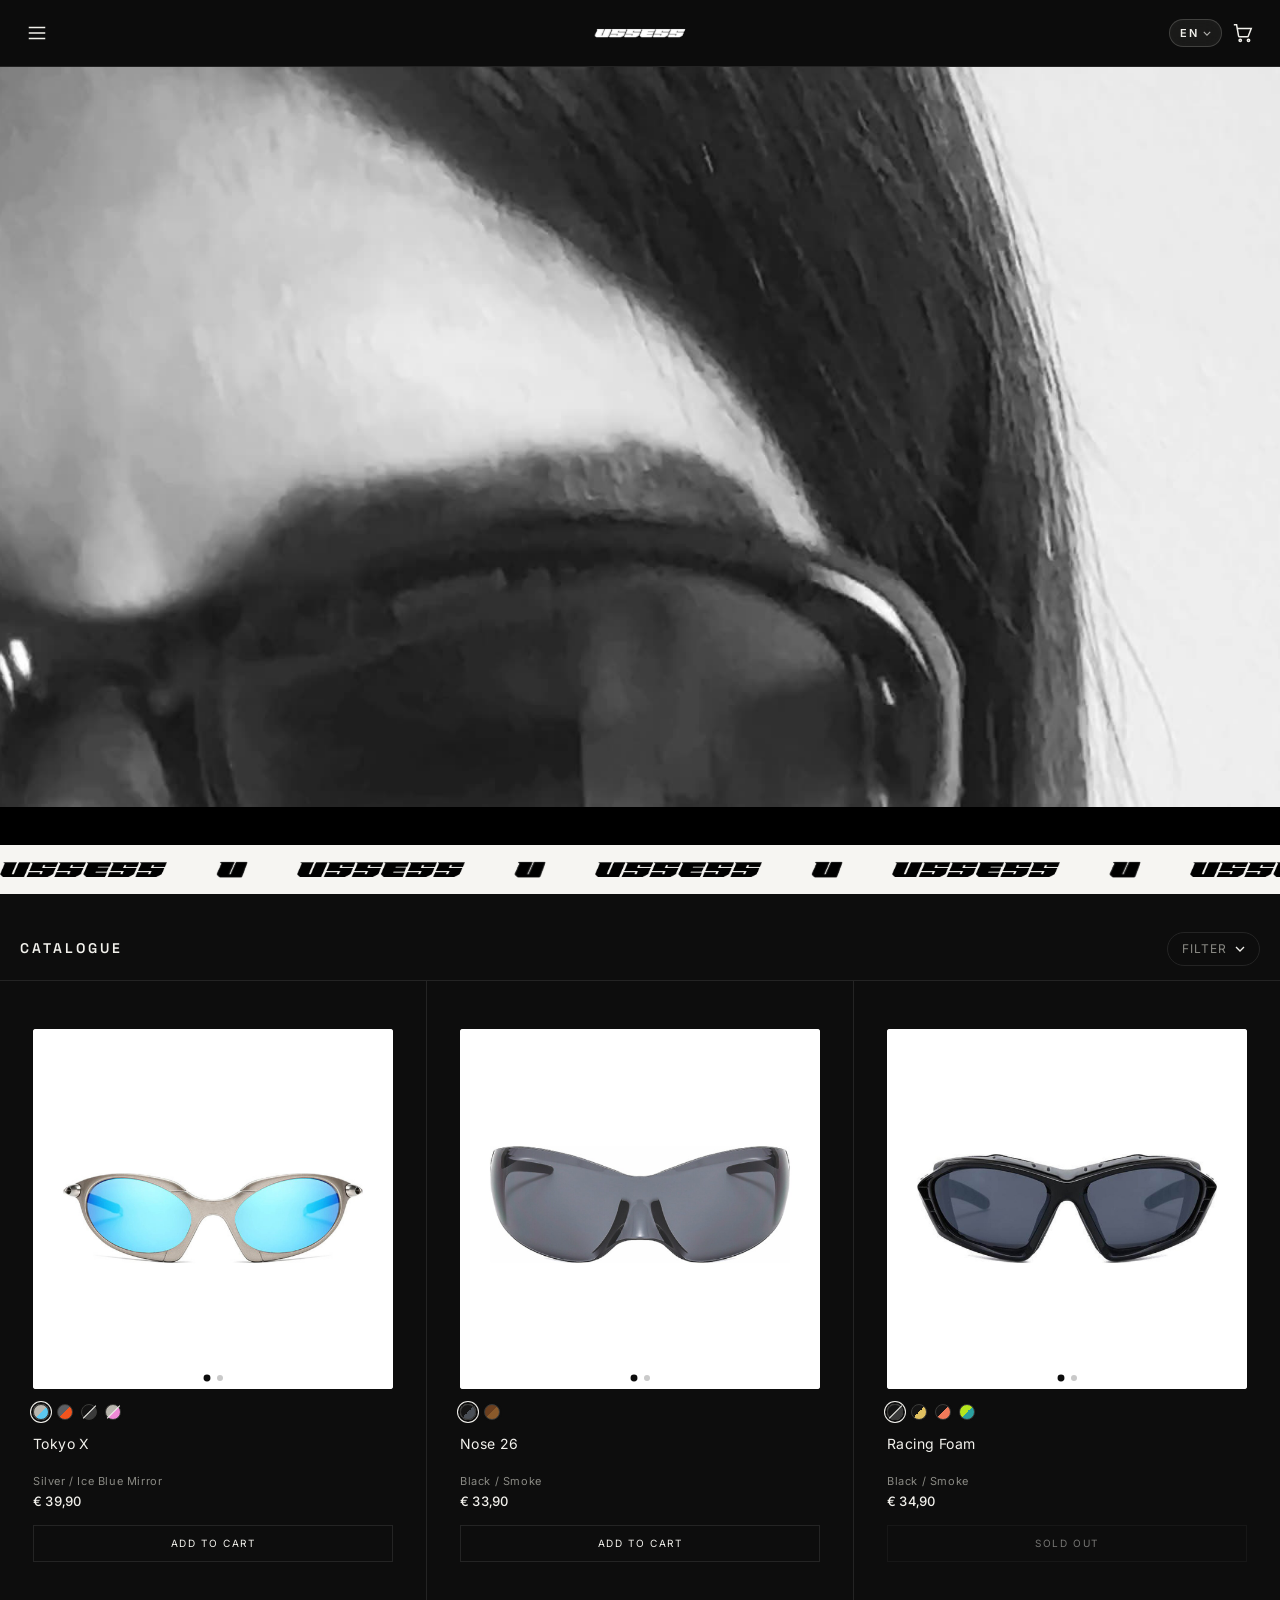
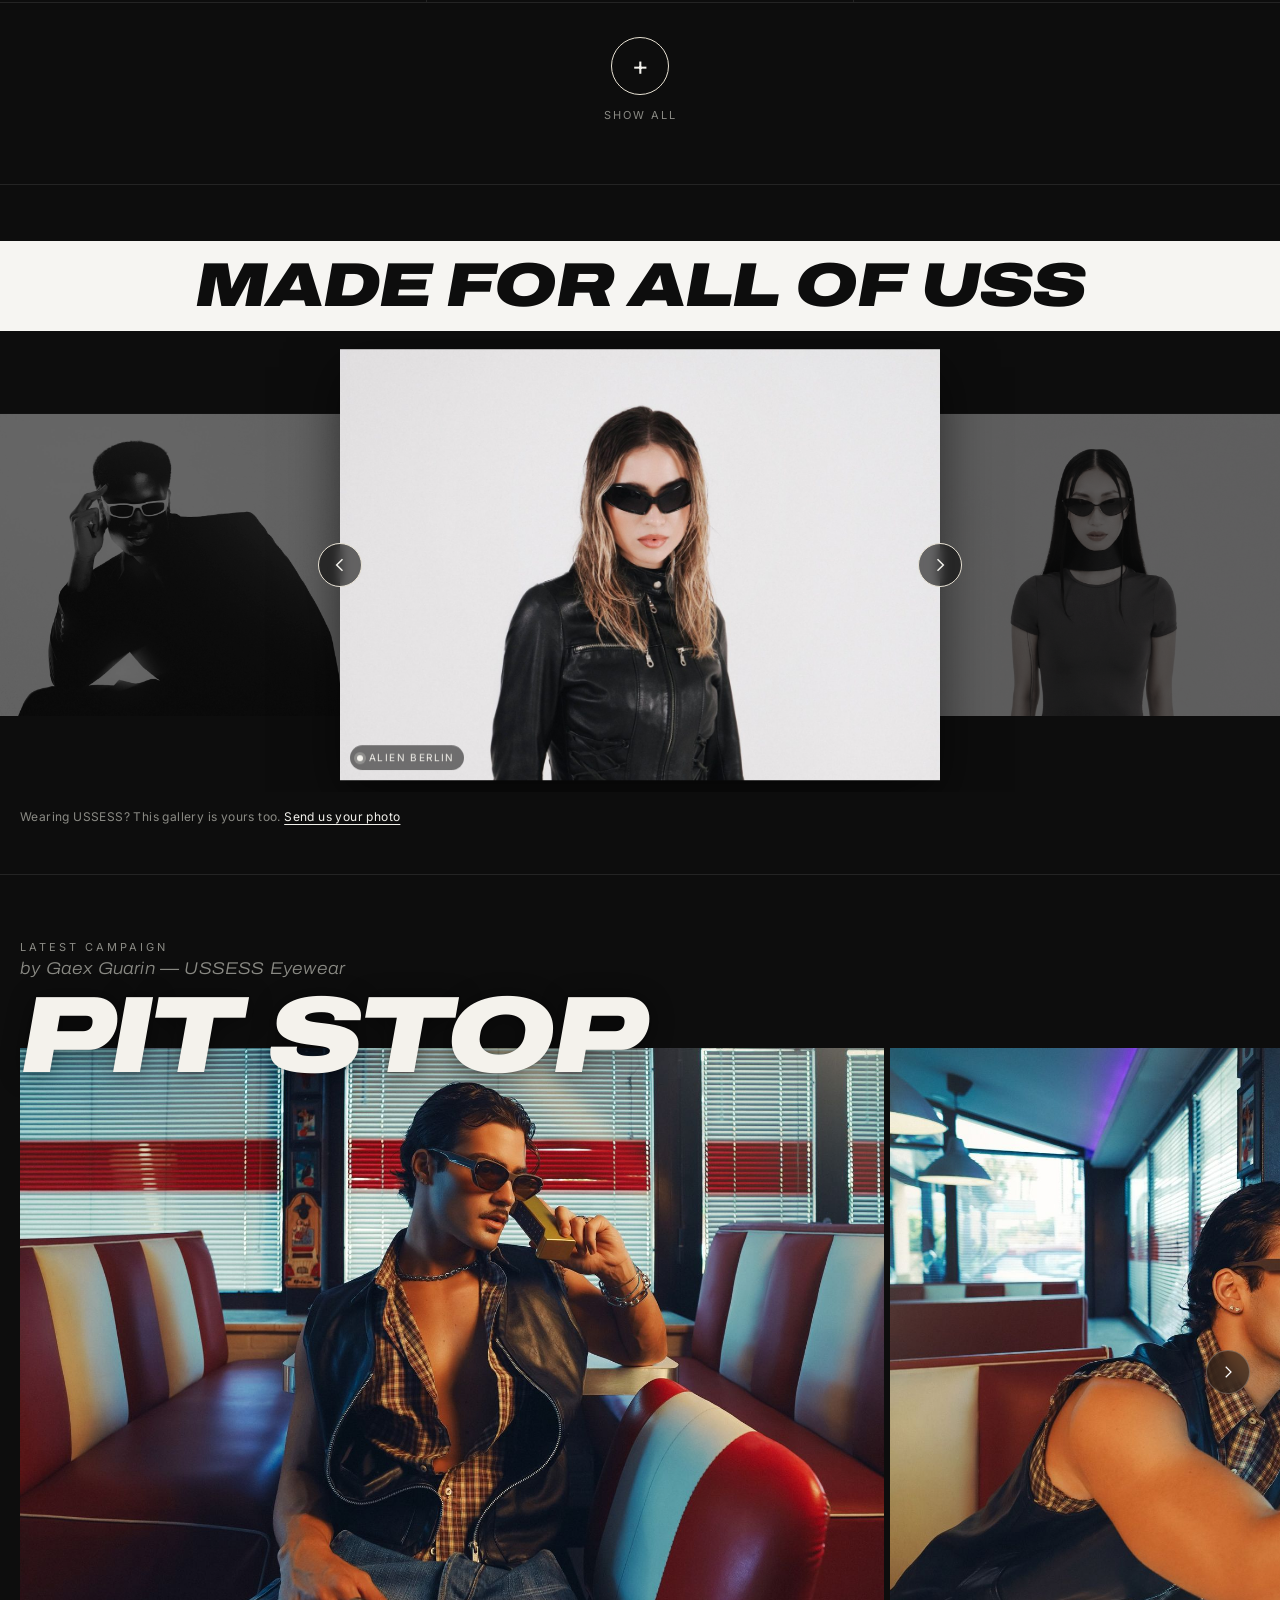
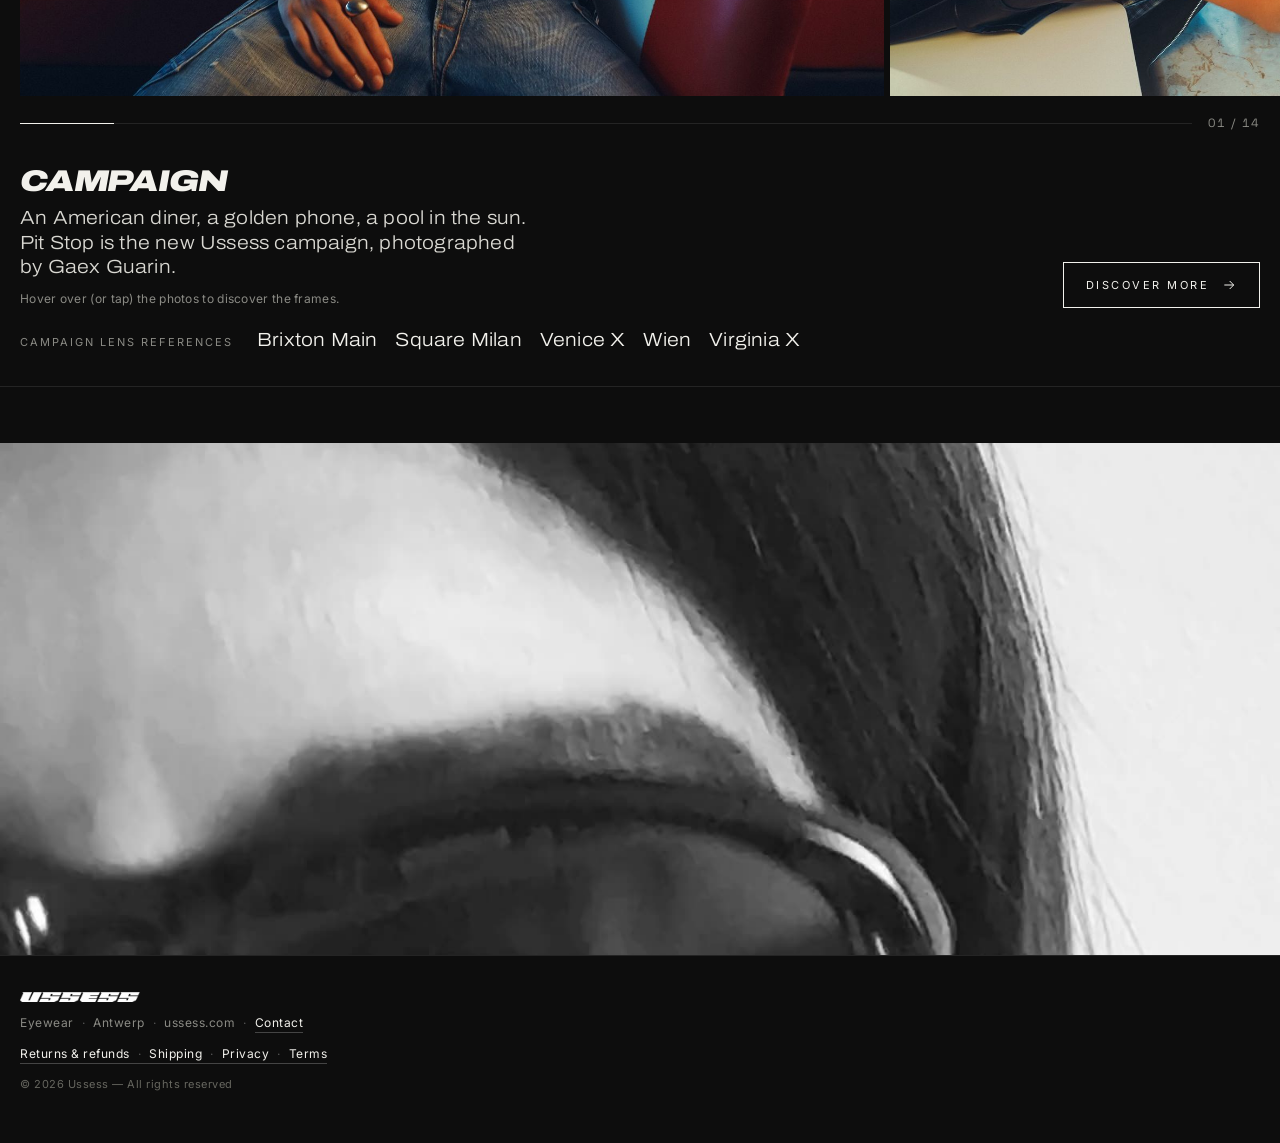
<file: index.html>
<!doctype html><html><head><meta charset=utf8><meta name=viewport content="width=device-width,initial-scale=1,viewport-fit=cover"><style>:root{color-scheme:light;box-sizing:border-box;padding-top:env(safe-area-inset-top,0px);padding-bottom:env(safe-area-inset-bottom,0px)}html{scroll-padding-top:env(safe-area-inset-top,0px)}body{margin:0;padding:0;font:14px -apple-system,BlinkMacSystemFont,sans-serif;background:#fff;color:#000}img{max-width:100%}[hidden]:not([hidden=until-found i]){display:none!important}</style></head><body>
<title>USSESS Eyewear</title>
<meta name="claude:viewport-fit-sides" content="cover">
<meta name="description" content="USSESS — occhiali da sole. Eyewear, Antwerp.">
<link rel="icon" href="favicon.ico" sizes="any">
<link rel="icon" type="image/png" sizes="32x32" href="favicon-32.png">
<link rel="apple-touch-icon" href="apple-touch-icon.png">
<link rel="preconnect" href="https://fonts.googleapis.com">
<link rel="stylesheet" href="https://fonts.googleapis.com/css2?family=Inter:wght@400;500;600;700&family=Space+Grotesk:wght@500;700&family=Instrument+Serif:ital@0;1&family=Archivo:ital,wdth,wght@0,100..125,100..900;1,100..125,100..900&display=swap">
<link rel="stylesheet" href="style.css?v=53">

<header class="site-header">
  <button class="ibtn" type="button" aria-label="Apri menu" onclick="openMenu()"><svg viewBox="0 0 24 24"><path d="M3 6h18M3 12h18M3 18h18"/></svg></button>
  <a class="logo-link" href="index.html" aria-label="USSESS"><img class="logo-img" src="logo.png" alt="USSESS"></a>
  <a class="ibtn cart-link" href="cart.html" aria-label="Carrello"><svg viewBox="0 0 24 24"><circle cx="9" cy="20" r="1.3"/><circle cx="18" cy="20" r="1.3"/><path d="M2 3h3l2.2 12.3a1 1 0 0 0 1 .8h8.6a1 1 0 0 0 1-.78L21 7H6"/></svg><span class="badge" id="badge" hidden>0</span></a>
</header>

<div class="overlay" id="overlay" onclick="closeMenu()"></div>
<nav class="drawer" id="drawer" aria-label="Menu">
  <button class="close" type="button" onclick="closeMenu()" aria-label="Chiudi menu">&times;</button>
  <a href="#shop" onclick="closeMenu()">Shop</a>
  <a href="#fits" onclick="closeMenu()">Fit</a>
  <a href="pitstop.html">Campagna</a>
  <a href="cart.html">Carrello</a>
  <a href="contatti.html">Contatti</a>
  <a href="policy.html">Resi e policy</a>
  <div class="d-foot">Antwerp</div>
</nav>

<section class="hero" aria-label="USSESS campagna">
  <video id="heroVideo" src="hero-ai.mp4" poster="hero-ai-poster.jpg" autoplay muted loop playsinline preload="auto" aria-label="Video della campagna USSESS"></video>
</section>

<div class="gap-1cm" aria-hidden="true"></div>
<div class="ticker" aria-hidden="true"><div class="ticker-track" id="ticker"></div></div>

<div class="shop-head" id="shop">
  <h2 class="display">Catalogo</h2>
  <button class="fbtn" id="fbtn" type="button" aria-expanded="false" aria-controls="fpanel"><span id="fbtnLabel">Filtra</span><b class="fcount" id="fcount" hidden></b><svg viewBox="0 0 10 6" width="10" height="6" aria-hidden="true"><path d="M1 1l4 4 4-4" fill="none" stroke="currentColor" stroke-width="1.3"/></svg></button>
</div>
<div class="fpanel" id="fpanel" hidden></div>
<div class="grid collapsed" id="grid"></div>
<div class="more-wrap">
  <button class="more" id="moreBtn" type="button" aria-label="Mostra tutto il catalogo">+</button>
  <span class="more-label" id="moreLabel">Mostra tutto</span>
</div>

<section class="fits" id="fits" aria-labelledby="fitsTitle">
  <div class="fits-band"><h2 class="fits-motto" id="fitsTitle">Made for all of <b>USS</b></h2></div>
  <div class="fit-strip" id="fitStrip" tabindex="0" aria-label="Foto fit USSESS"></div>
  <p class="fits-join"><span data-t="fits.join"></span> <a href="contatti.html" data-t="fits.send"></a></p>
</section>

<section class="campaign" id="campaign" aria-labelledby="campTitle">
  <div class="camp-head">
    <span class="camp-kicker" id="campKicker">Ultima campagna</span>
    <p class="camp-by">by Gaex Guarin — USSESS Eyewear</p>
    <h2 class="camp-title" id="campTitle">Pit Stop</h2>
  </div>
  <div class="camp-wrap">
    <button class="camp-nav prev" type="button" id="campPrev" aria-label="Indietro"><svg viewBox="0 0 24 24"><path d="M15 5l-7 7 7 7"/></svg></button>
    <div class="camp-strip" id="campStrip" tabindex="0" aria-label="Pit Stop — foto della campagna">
      <figure><img src="c/gaex/pitstop-01.jpg" width="1600" height="1200" loading="eager" decoding="async" alt="USSESS Pit Stop by Gaex Guarin — 1/14"></figure>
      <figure><img src="c/gaex/pitstop-02.jpg" width="1600" height="1200" loading="eager" decoding="async" alt="USSESS Pit Stop by Gaex Guarin — 2/14"></figure>
      <figure><img src="c/gaex/pitstop-03.jpg" width="1600" height="1200" loading="eager" decoding="async" alt="USSESS Pit Stop by Gaex Guarin — 3/14"></figure>
      <figure><img src="c/gaex/pitstop-04.jpg" width="1200" height="1600" loading="lazy" decoding="async" alt="USSESS Pit Stop by Gaex Guarin — 4/14"></figure>
      <figure><img src="c/gaex/pitstop-05.jpg" width="1600" height="1200" loading="lazy" decoding="async" alt="USSESS Pit Stop by Gaex Guarin — 5/14"></figure>
      <figure><img src="c/gaex/pitstop-06.jpg" width="1200" height="1600" loading="lazy" decoding="async" alt="USSESS Pit Stop by Gaex Guarin — 6/14"></figure>
      <figure><img src="c/gaex/pitstop-07.jpg" width="1600" height="1200" loading="lazy" decoding="async" alt="USSESS Pit Stop by Gaex Guarin — 7/14"></figure>
      <figure><img src="c/gaex/pitstop-08.jpg" width="1200" height="1600" loading="lazy" decoding="async" alt="USSESS Pit Stop by Gaex Guarin — 8/14"></figure>
      <figure><img src="c/gaex/pitstop-09.jpg" width="1200" height="1600" loading="lazy" decoding="async" alt="USSESS Pit Stop by Gaex Guarin — 9/14"></figure>
      <figure><img src="c/gaex/pitstop-10.jpg" width="1600" height="1066" loading="lazy" decoding="async" alt="USSESS Pit Stop by Gaex Guarin — 10/14"></figure>
      <figure><img src="c/gaex/pitstop-11.jpg" width="1200" height="1600" loading="lazy" decoding="async" alt="USSESS Pit Stop by Gaex Guarin — 11/14"></figure>
      <figure><img src="c/gaex/pitstop-12.jpg" width="1200" height="1600" loading="lazy" decoding="async" alt="USSESS Pit Stop by Gaex Guarin — 12/14"></figure>
      <figure><img src="c/gaex/pitstop-13.jpg" width="1200" height="1600" loading="lazy" decoding="async" alt="USSESS Pit Stop by Gaex Guarin — 13/14"></figure>
      <figure><img src="c/gaex/pitstop-14.jpg" width="1201" height="1600" loading="lazy" decoding="async" alt="USSESS Pit Stop by Gaex Guarin — 14/14"></figure>
    </div>
    <button class="camp-nav next" type="button" id="campNext" aria-label="Avanti"><svg viewBox="0 0 24 24"><path d="M9 5l7 7-7 7"/></svg></button>
  </div>
  <div class="camp-bar"><span class="camp-prog"><i id="campProg"></i></span><span class="camp-count" id="campCount">01 / 14</span></div>
  <div class="camp-teaser">
    <div>
      <h3 class="t-k" data-t="camp.t">Campagna</h3>
      <p data-t="camp.text"></p>
      <div class="t-hint" data-t="camp.hover"></div>
    </div>
    <a class="disc-btn" href="pitstop.html"><span data-t="camp.disc">Scopri di più</span> <svg viewBox="0 0 24 24"><path d="M5 12h14M13 6l6 6-6 6"/></svg></a>
    <div class="camp-refs"><span class="rk" data-t="camp.refs">Occhiali della campagna</span><a href="product.html?id=brixton-main">Brixton Main</a> <a href="product.html?id=square-milan">Square Milan</a> <a href="product.html?id=venice-x">Venice X</a> <a href="product.html?id=wien">Wien</a> <a href="product.html?id=virginia-x">Virginia X</a></div>
  </div>
</section>

<section class="hero hero-bw" aria-label="USSESS in bianco e nero">
  <video id="bwVideo" src="hero.mp4" poster="hero-poster.jpg" autoplay muted loop playsinline preload="metadata" aria-label="Video in bianco e nero USSESS"></video>
</section>

<footer class="site-footer">
  <img class="f-logo" src="logo.png" alt="USSESS">
  <div class="f-line"><span>Eyewear</span><span>Antwerp</span><span>ussess.com</span><a href="contatti.html">Contatti</a></div>
  <div class="f-line"><a href="policy.html#resi">Resi e rimborsi</a><a href="policy.html#spedizioni">Spedizioni</a><a href="policy.html#privacy">Privacy</a><a href="policy.html#termini">Termini</a></div>
  <div class="f-copy">© <span id="year">2026</span> Ussess — Tutti i diritti riservati</div>
</footer>

<script src="i18n.js?v=53" charset="utf-8"></script>
<script src="app.js?v=53" charset="utf-8"></script>

</body></html>
</file>
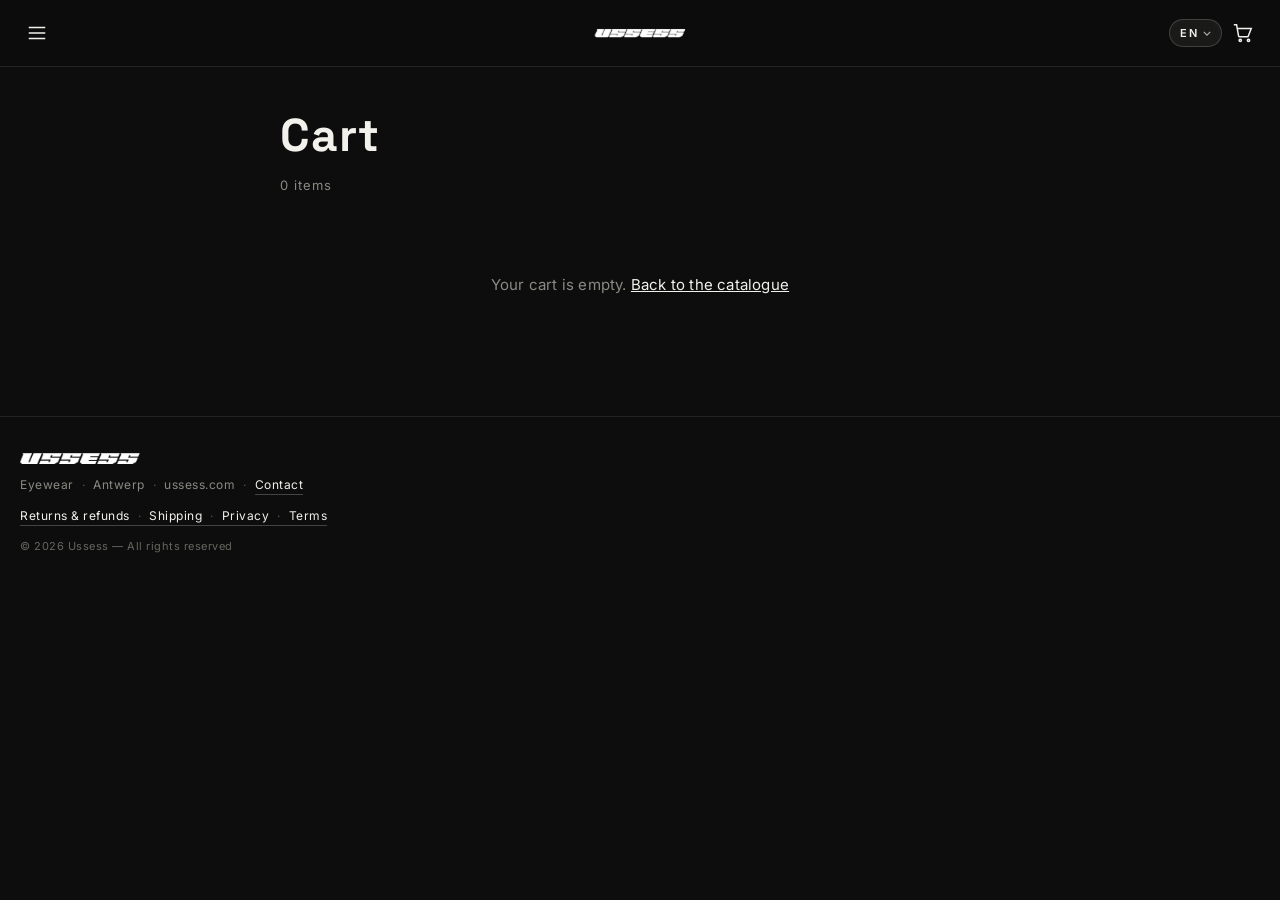
<file: cart.html>
<!doctype html>
<html lang="it">
<head>
<meta charset="utf-8">
<meta name="viewport" content="width=device-width, initial-scale=1, viewport-fit=cover">
<title>Carrello · USSESS</title>
<link rel="icon" href="favicon.ico" sizes="any">
<link rel="icon" type="image/png" sizes="32x32" href="favicon-32.png">
<link rel="apple-touch-icon" href="apple-touch-icon.png">
<link rel="stylesheet" href="https://fonts.googleapis.com/css2?family=Inter:wght@400;500;600;700&family=Space+Grotesk:wght@500;700&display=swap">
<link rel="stylesheet" href="style.css?v=53">
<style>:root{padding-top:env(safe-area-inset-top,0px);padding-bottom:env(safe-area-inset-bottom,0px)}[hidden]{display:none!important}</style>
</head>
<body>
<header class="site-header">
  <button class="ibtn" type="button" aria-label="Apri menu" onclick="openMenu()"><svg viewBox="0 0 24 24"><path d="M3 6h18M3 12h18M3 18h18"/></svg></button>
  <a class="logo-link" href="index.html" aria-label="USSESS"><img class="logo-img" src="logo.png" alt="USSESS"></a>
  <a class="ibtn cart-link" href="cart.html" aria-label="Carrello"><svg viewBox="0 0 24 24"><circle cx="9" cy="20" r="1.3"/><circle cx="18" cy="20" r="1.3"/><path d="M2 3h3l2.2 12.3a1 1 0 0 0 1 .8h8.6a1 1 0 0 0 1-.78L21 7H6"/></svg><span class="badge" id="badge" hidden>0</span></a>
</header>

<div class="overlay" id="overlay" onclick="closeMenu()"></div>
<nav class="drawer" id="drawer" aria-label="Menu">
  <button class="close" type="button" onclick="closeMenu()" aria-label="Chiudi menu">&times;</button>
  <a href="index.html#shop">Shop</a>
  <a href="pitstop.html">Campagna</a>
  <a href="cart.html">Carrello</a>
  <a href="contatti.html">Contatti</a>
  <a href="policy.html">Resi e policy</a>
  <div class="d-foot">Antwerp</div>
</nav>
<main class="page">
<h1>Carrello</h1>
<p class="sub" id="sub">0 articoli</p>
<div id="items"></div>
<div class="empty" id="empty" hidden>Il carrello è vuoto. <a href="index.html#shop">Torna al catalogo</a></div>
<div class="summary" id="summary" hidden>
  <div class="row muted"><span>Subtotale</span><span id="subtotal">—</span></div>
  <div class="row muted"><label for="dest" style="margin:0;text-transform:none;letter-spacing:.2px;font-size:14px;color:var(--muted)">Consegna in</label>
    <select id="dest" class="dest"><option value="it">Italia</option><option value="eu">Altro paese europeo</option></select></div>
  <div class="row muted"><span>Spedizione</span><span id="ship">—</span></div>
  <p class="pay-note" id="shipNote" style="text-align:left">Gratuita in Italia. In Europa gratuita sopra 59,99 €.</p>
  <div class="row total"><span>Totale</span><span id="total">—</span></div>
</div>
<div class="pay" id="pay" hidden>
  <div id="paypal-buttons"></div>
  <p class="pay-note" id="payNote"></p>
  <p class="pay-note">Reso entro 14 giorni · <a href="policy.html#resi" style="text-decoration:underline">Condizioni</a></p>
</div>
</main>
<footer class="site-footer">
  <img class="f-logo" src="logo.png" alt="USSESS">
  <div class="f-line"><span>Eyewear</span><span>Antwerp</span><span>ussess.com</span><a href="contatti.html">Contatti</a></div>
  <div class="f-line"><a href="policy.html#resi">Resi e rimborsi</a><a href="policy.html#spedizioni">Spedizioni</a><a href="policy.html#privacy">Privacy</a><a href="policy.html#termini">Termini</a></div>
  <div class="f-copy">© <span id="year">2026</span> Ussess — Tutti i diritti riservati</div>
</footer>
<script src="i18n.js?v=53" charset="utf-8"></script>
<script src="app.js?v=53" charset="utf-8"></script>
</body>
</html>
</file>
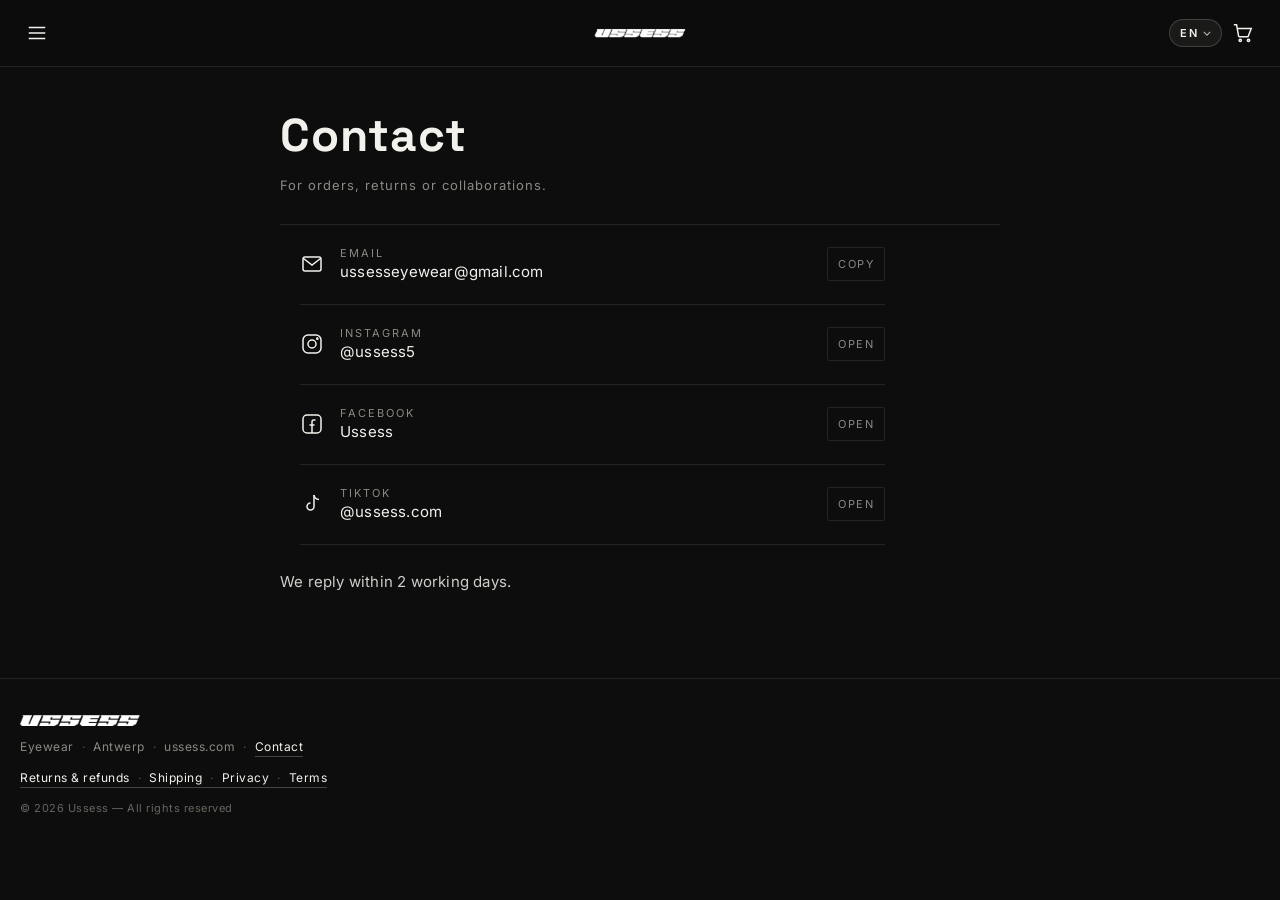
<file: contatti.html>
<!doctype html>
<html lang="it">
<head>
<meta charset="utf-8">
<meta name="viewport" content="width=device-width, initial-scale=1, viewport-fit=cover">
<title>Contatti · USSESS</title>
<link rel="icon" href="favicon.ico" sizes="any">
<link rel="icon" type="image/png" sizes="32x32" href="favicon-32.png">
<link rel="apple-touch-icon" href="apple-touch-icon.png">
<link rel="stylesheet" href="https://fonts.googleapis.com/css2?family=Inter:wght@400;500;600;700&family=Space+Grotesk:wght@500;700&display=swap">
<link rel="stylesheet" href="style.css?v=53">
<style>:root{padding-top:env(safe-area-inset-top,0px);padding-bottom:env(safe-area-inset-bottom,0px)}[hidden]{display:none!important}</style>
</head>
<body>
<header class="site-header">
  <button class="ibtn" type="button" aria-label="Apri menu" onclick="openMenu()"><svg viewBox="0 0 24 24"><path d="M3 6h18M3 12h18M3 18h18"/></svg></button>
  <a class="logo-link" href="index.html" aria-label="USSESS"><img class="logo-img" src="logo.png" alt="USSESS"></a>
  <a class="ibtn cart-link" href="cart.html" aria-label="Carrello"><svg viewBox="0 0 24 24"><circle cx="9" cy="20" r="1.3"/><circle cx="18" cy="20" r="1.3"/><path d="M2 3h3l2.2 12.3a1 1 0 0 0 1 .8h8.6a1 1 0 0 0 1-.78L21 7H6"/></svg><span class="badge" id="badge" hidden>0</span></a>
</header>

<div class="overlay" id="overlay" onclick="closeMenu()"></div>
<nav class="drawer" id="drawer" aria-label="Menu">
  <button class="close" type="button" onclick="closeMenu()" aria-label="Chiudi menu">&times;</button>
  <a href="index.html#shop">Shop</a>
  <a href="pitstop.html">Campagna</a>
  <a href="cart.html">Carrello</a>
  <a href="contatti.html">Contatti</a>
  <a href="policy.html">Resi e policy</a>
  <div class="d-foot">Antwerp</div>
</nav>
<main class="page">
<h1>Contatti</h1>
<p class="sub">Per ordini, resi o collaborazioni.</p>
<ul class="contact-list">
  <li><svg viewBox="0 0 24 24"><rect x="3" y="5" width="18" height="14" rx="2"/><path d="M3.5 6.5l8.5 6.5 8.5-6.5"/></svg><div class="grow"><span class="lbl">Email</span><span class="val"><a id="shopEmail" href="mailto:ussesseyewear@gmail.com">ussesseyewear@gmail.com</a></span></div><button class="copy" type="button" onclick="copyText('shopEmail',this)">Copia</button></li>
  <li><svg viewBox="0 0 24 24"><rect x="3" y="3" width="18" height="18" rx="5"/><circle cx="12" cy="12" r="4"/><circle cx="17.3" cy="6.7" r="0.6" fill="currentColor"/></svg><div class="grow"><span class="lbl">Instagram</span><a class="val" href="https://www.instagram.com/ussess5/" target="_blank" rel="noopener">@ussess5</a></div><a class="copy" href="https://www.instagram.com/ussess5/" target="_blank" rel="noopener">Apri</a></li>
  <li><svg viewBox="0 0 24 24"><rect x="3" y="3" width="18" height="18" rx="4"/><path d="M15.5 8h-1.8c-1.1 0-1.7.7-1.7 1.8V21M9.5 13h5"/></svg><div class="grow"><span class="lbl">Facebook</span><a class="val" href="https://www.facebook.com/profile.php?id=100066235283999" target="_blank" rel="noopener">Ussess</a></div><a class="copy" href="https://www.facebook.com/profile.php?id=100066235283999" target="_blank" rel="noopener">Apri</a></li>
  <li><svg viewBox="0 0 24 24"><path d="M14 3v11.5a3.5 3.5 0 1 1-3.5-3.5"/><path d="M14 3c.4 2.6 2.1 4.3 5 4.6"/></svg><div class="grow"><span class="lbl">TikTok</span><a class="val" href="https://www.tiktok.com/@ussess.com" target="_blank" rel="noopener">@ussess.com</a></div><a class="copy" href="https://www.tiktok.com/@ussess.com" target="_blank" rel="noopener">Apri</a></li>
</ul>
<p style="margin-top:26px">Rispondiamo entro 2 giorni lavorativi.</p>
</main>
<footer class="site-footer">
  <img class="f-logo" src="logo.png" alt="USSESS">
  <div class="f-line"><span>Eyewear</span><span>Antwerp</span><span>ussess.com</span><a href="contatti.html">Contatti</a></div>
  <div class="f-line"><a href="policy.html#resi">Resi e rimborsi</a><a href="policy.html#spedizioni">Spedizioni</a><a href="policy.html#privacy">Privacy</a><a href="policy.html#termini">Termini</a></div>
  <div class="f-copy">© <span id="year">2026</span> Ussess — Tutti i diritti riservati</div>
</footer>
<script src="i18n.js?v=53" charset="utf-8"></script>
<script src="app.js?v=53" charset="utf-8"></script>
</body>
</html>
</file>
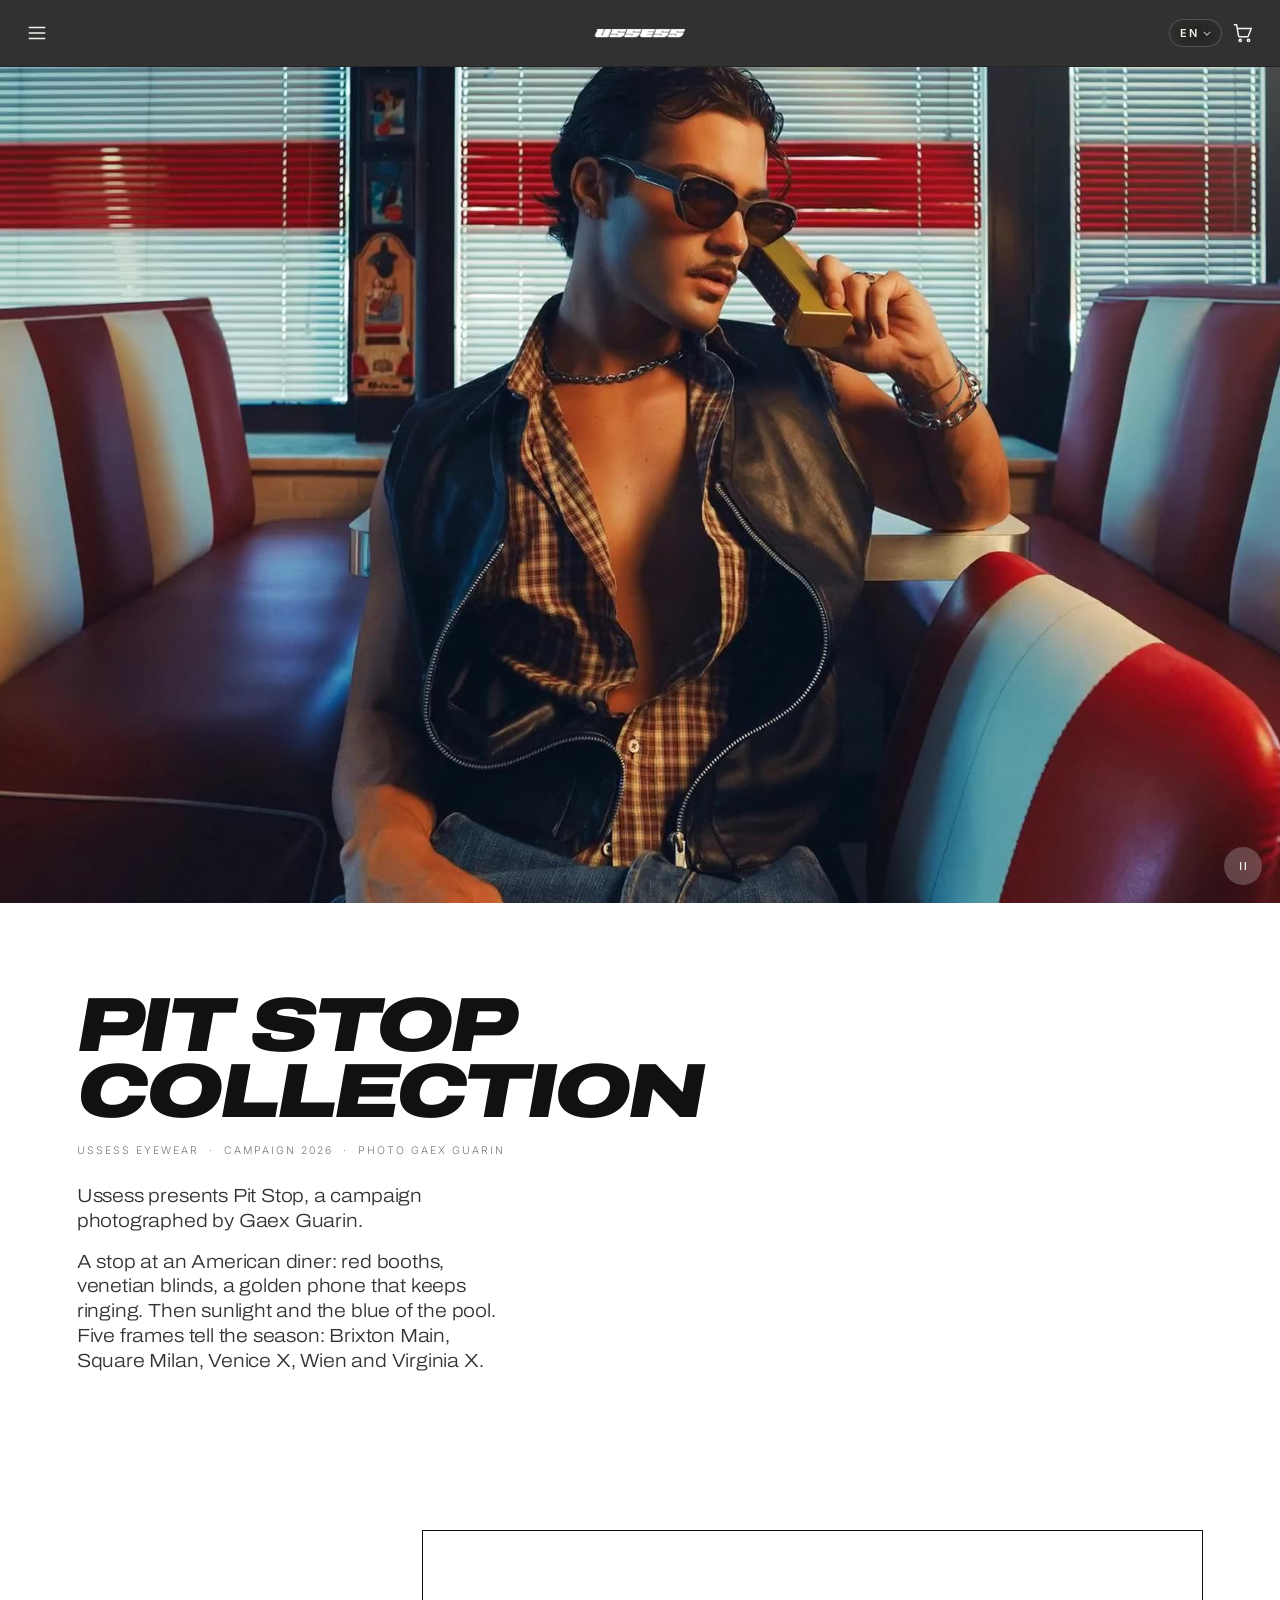
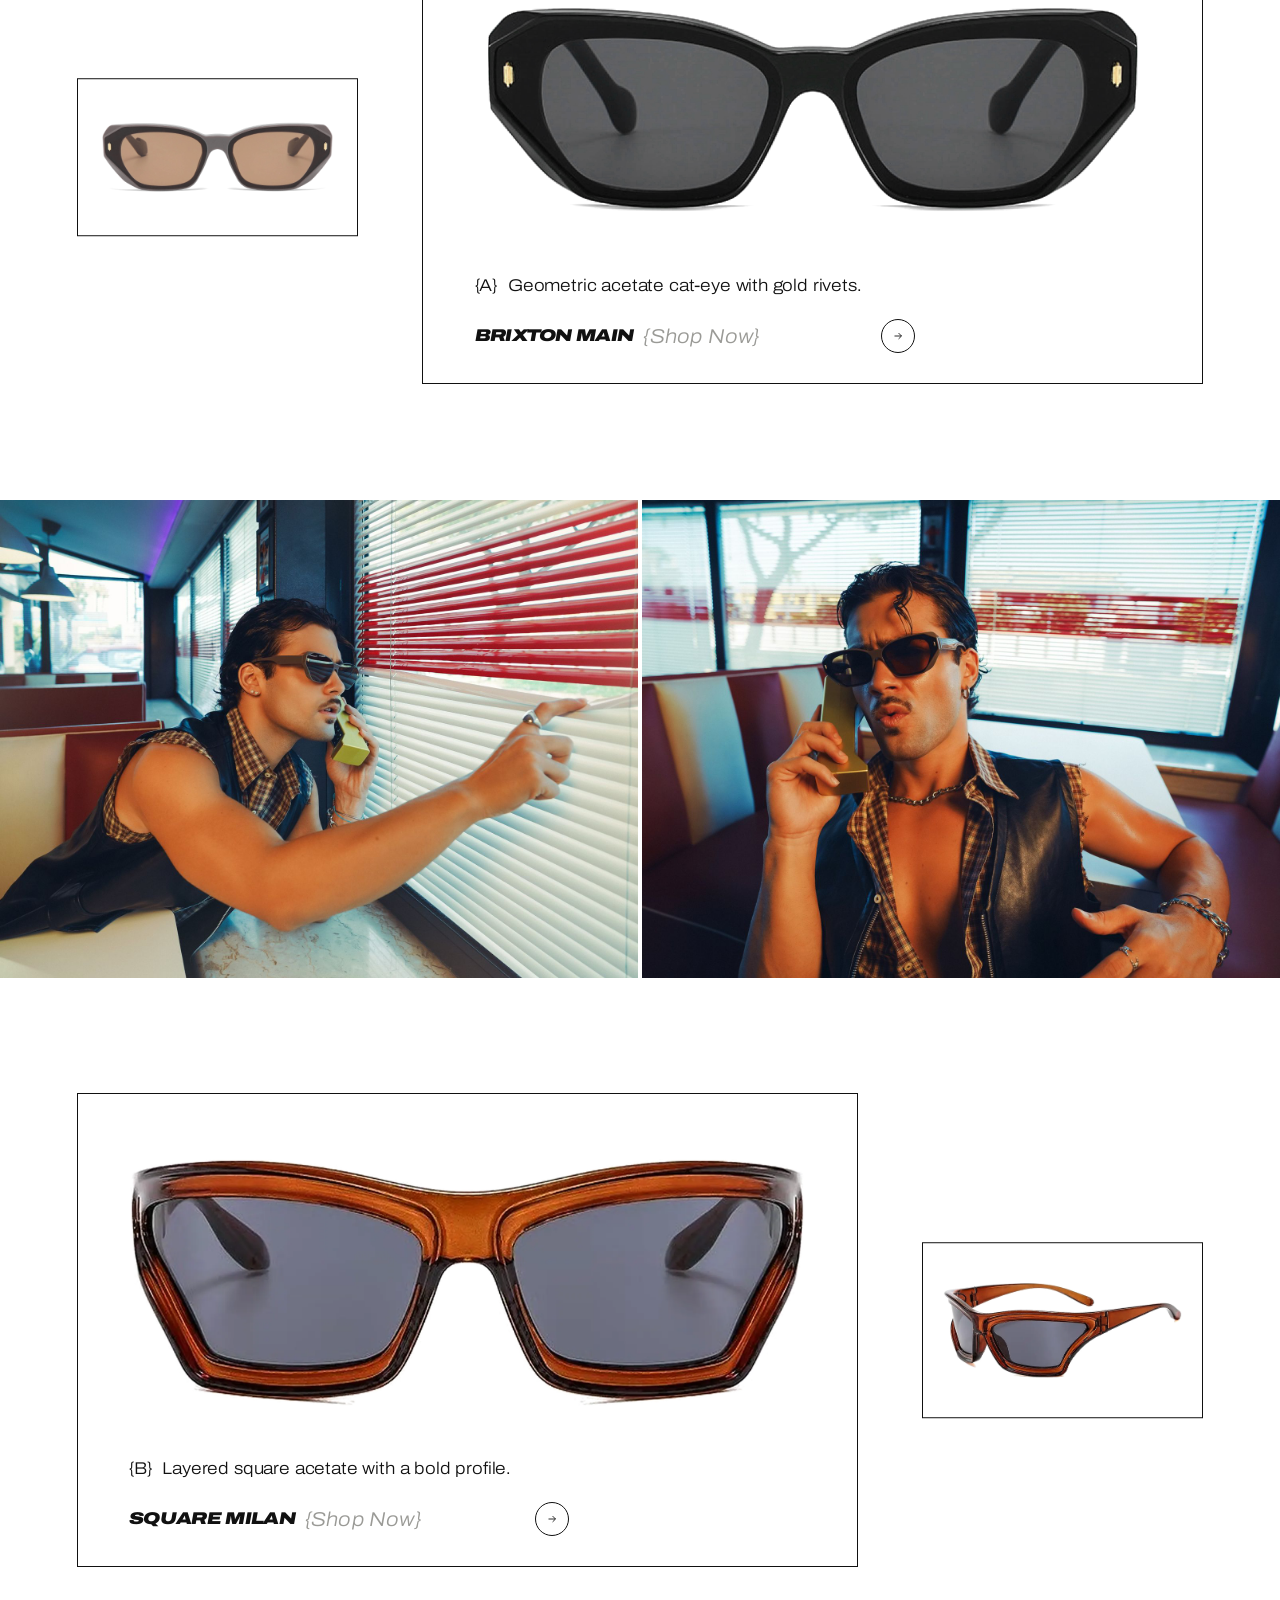
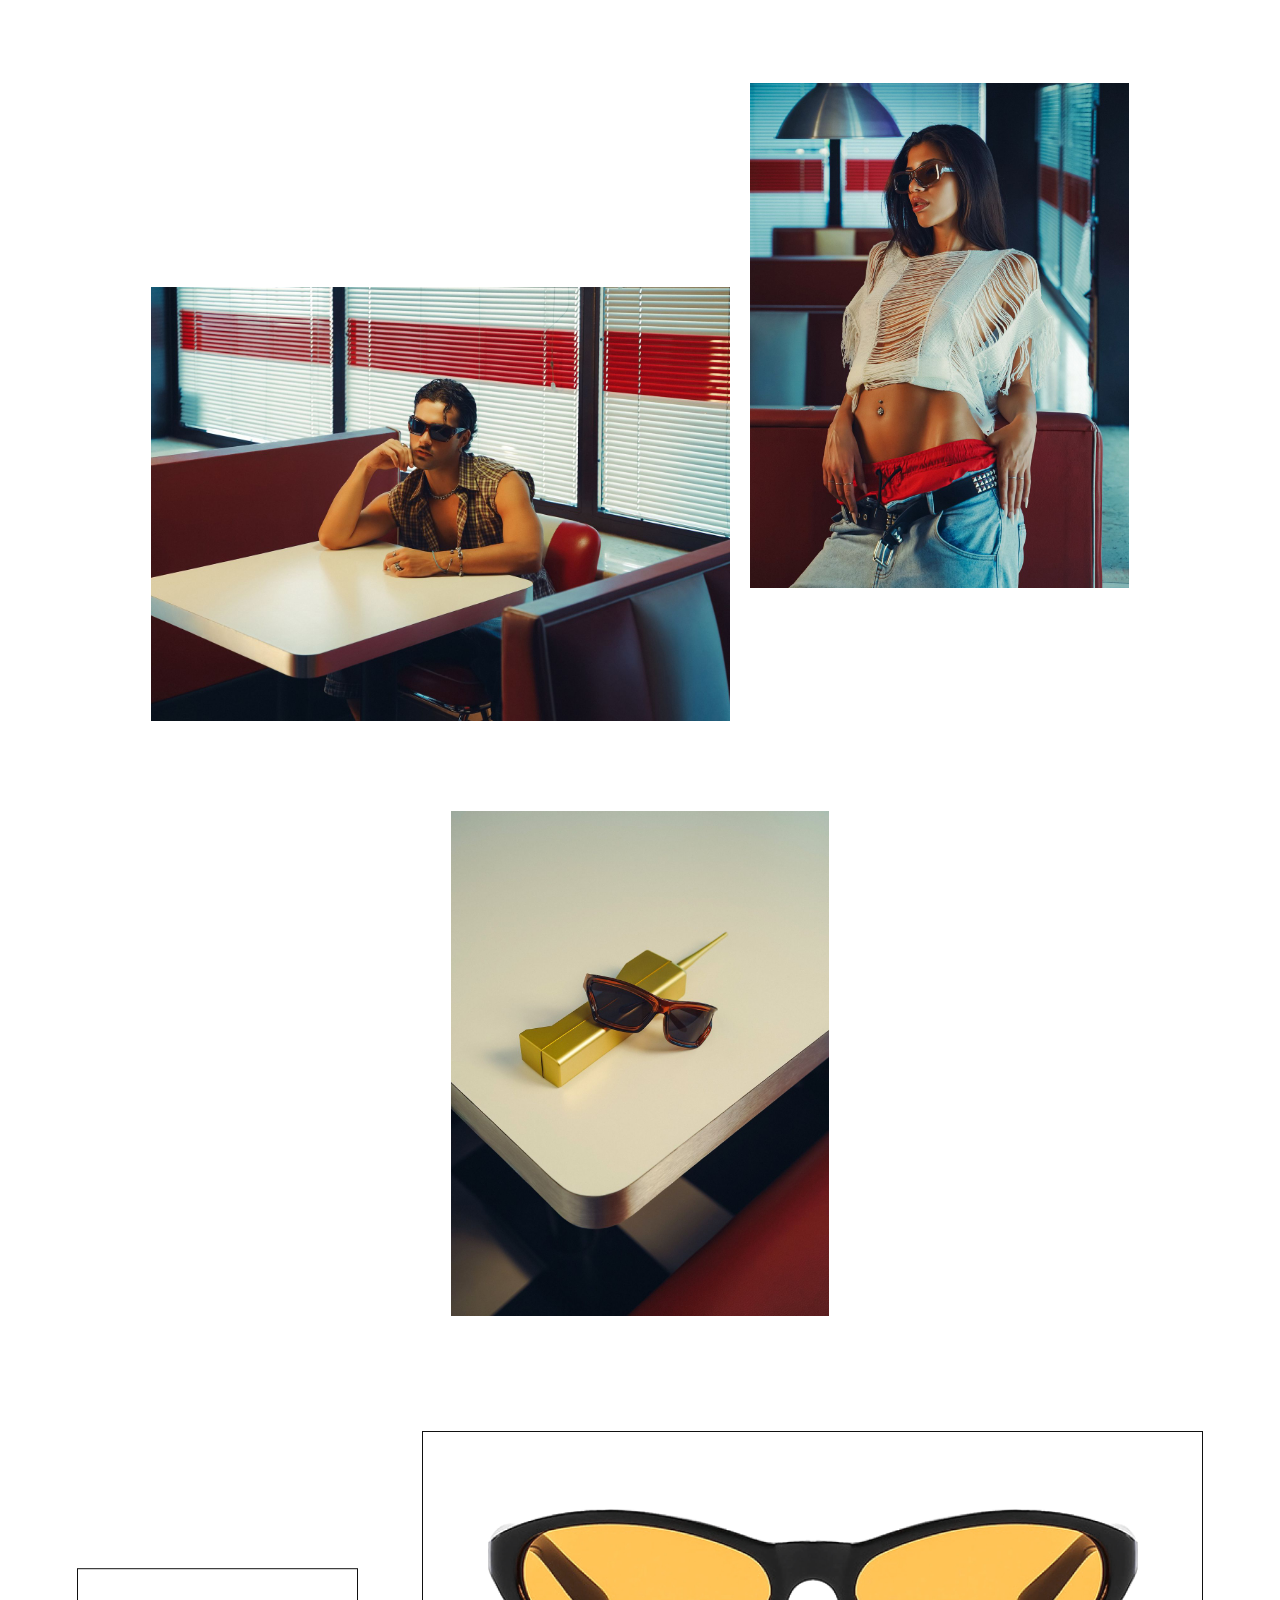
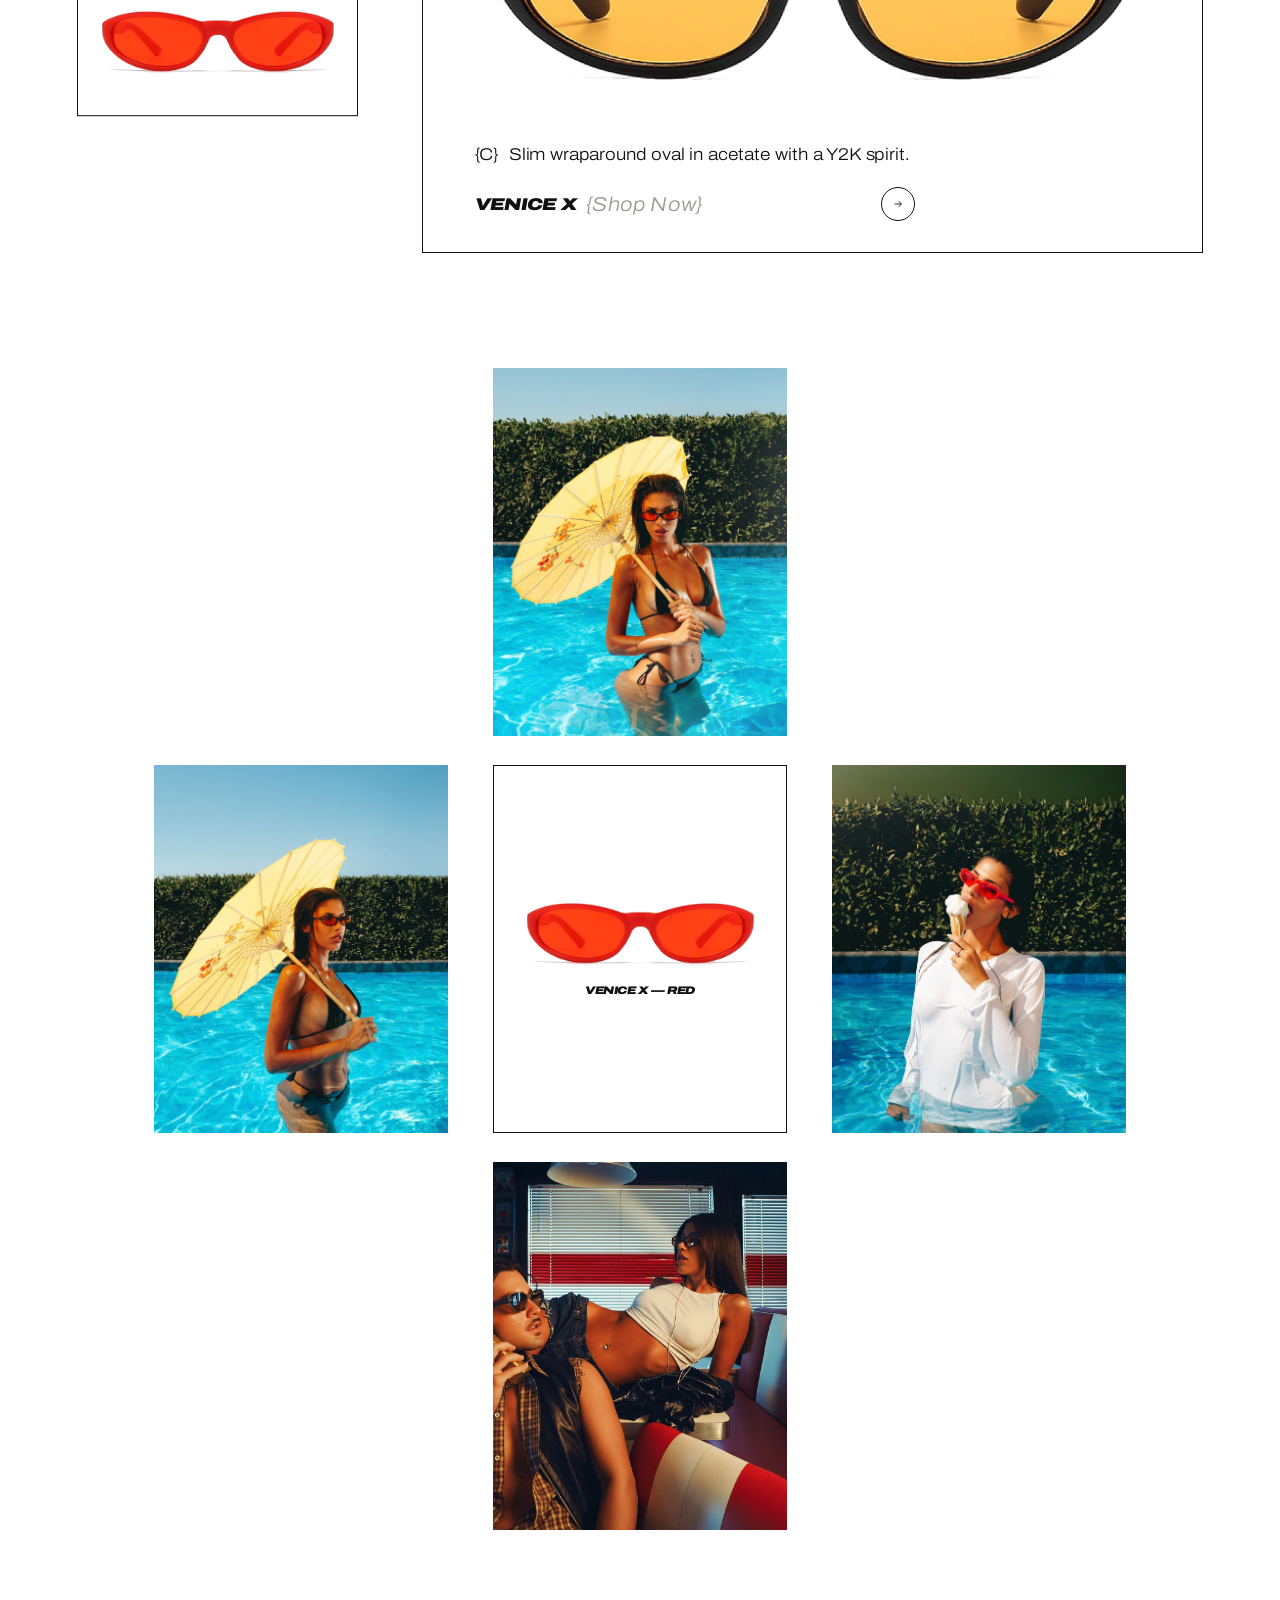
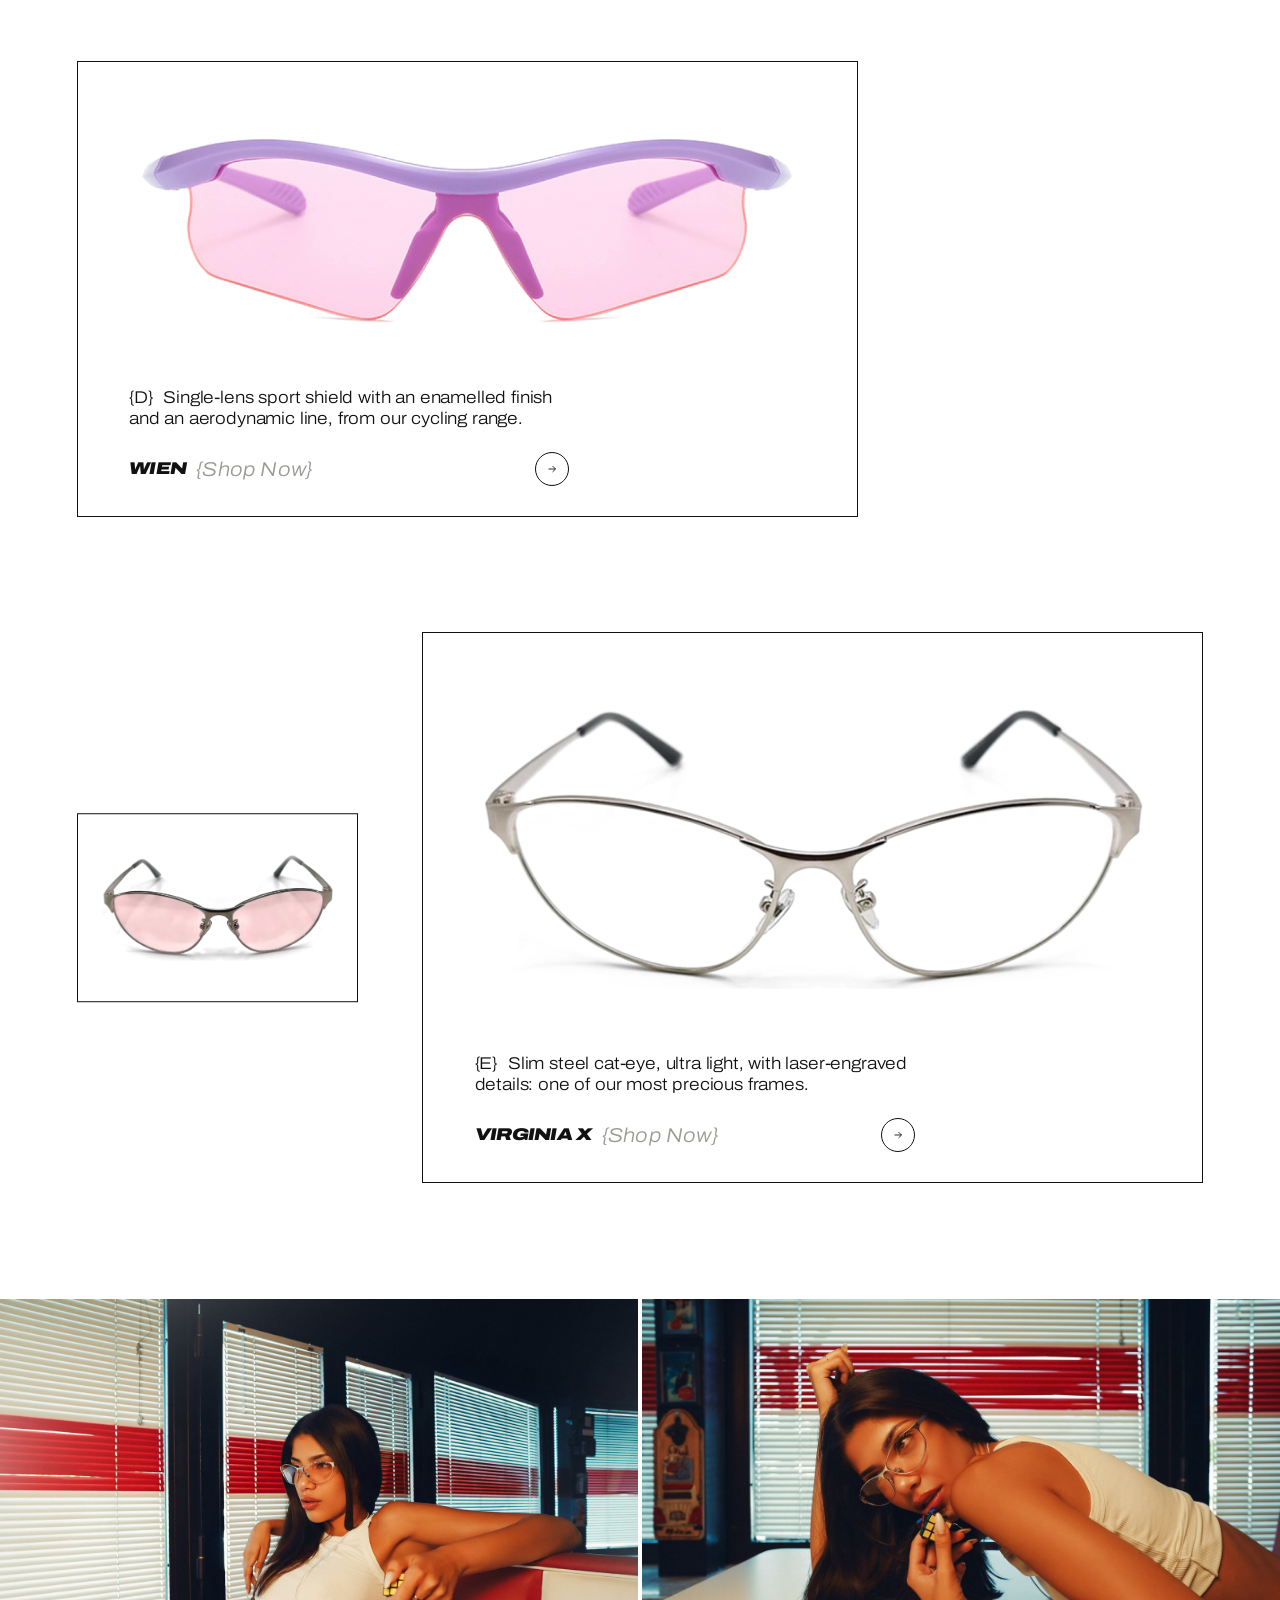
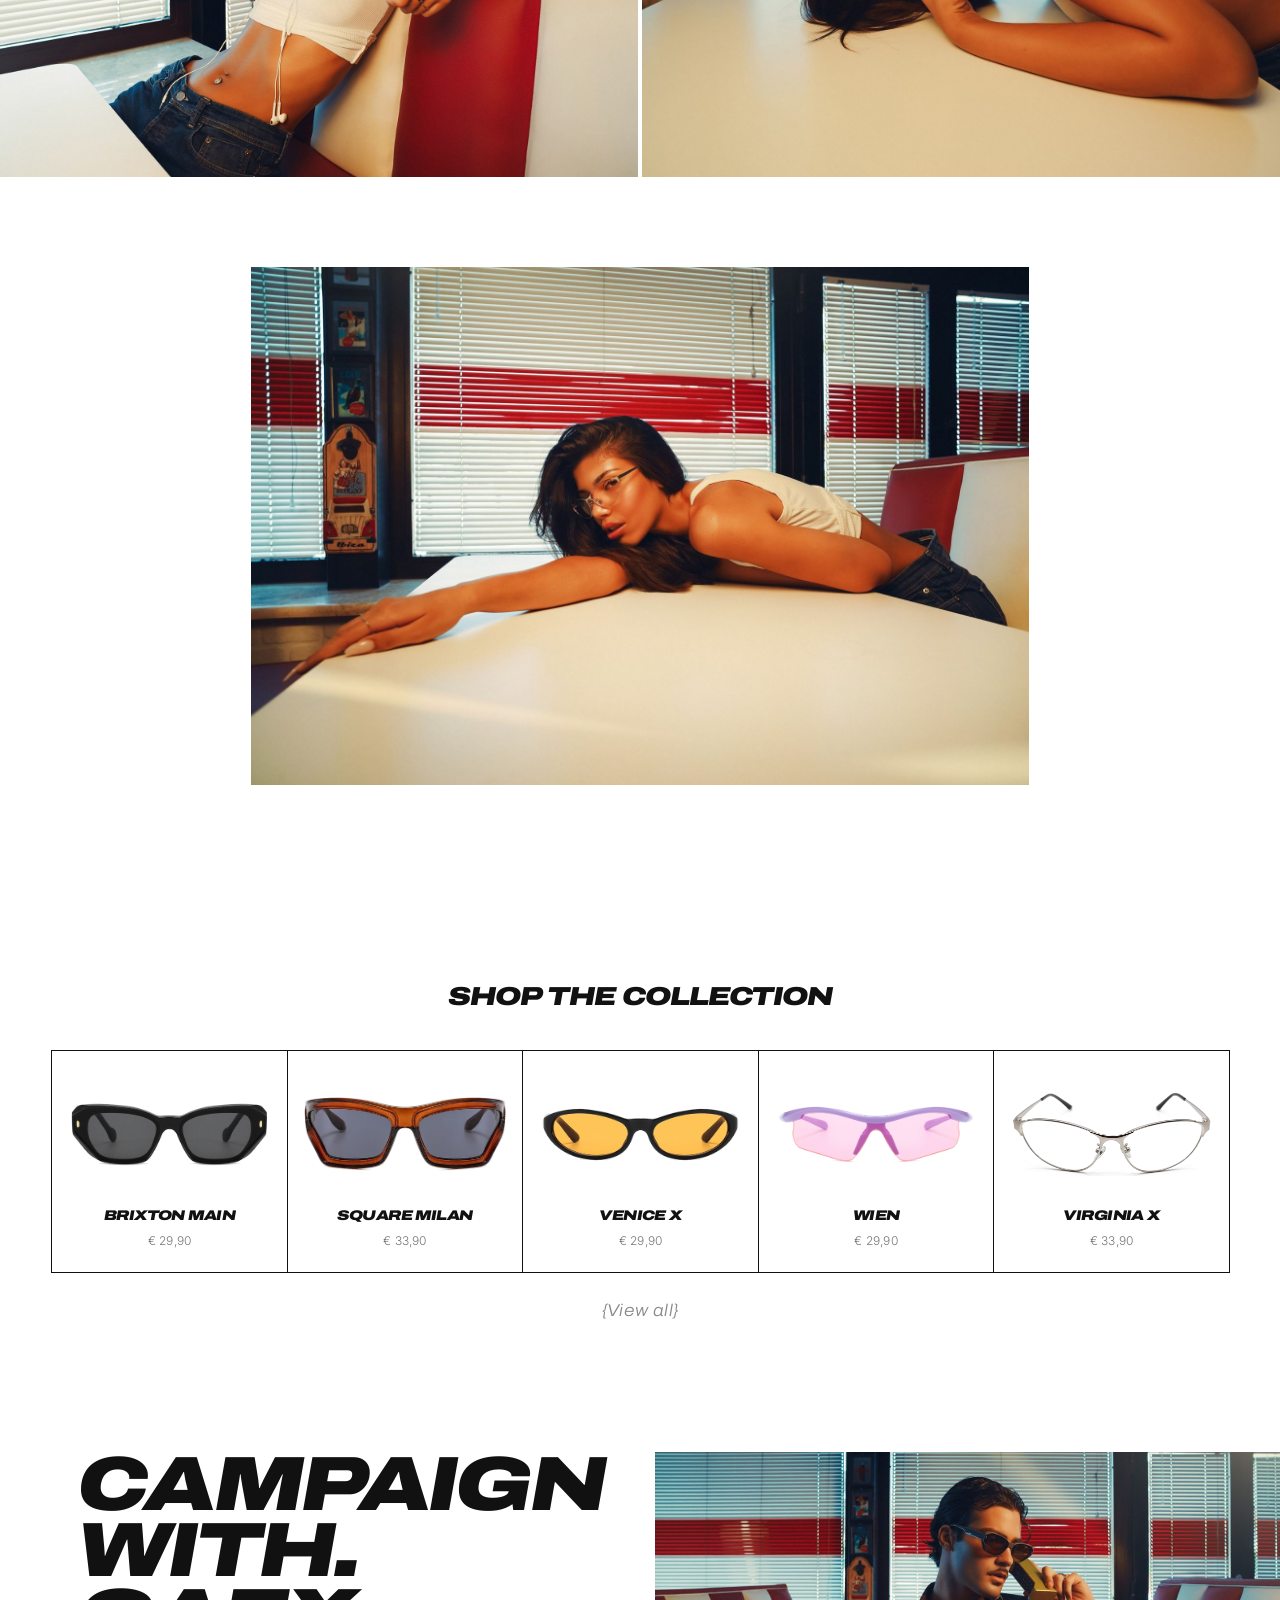
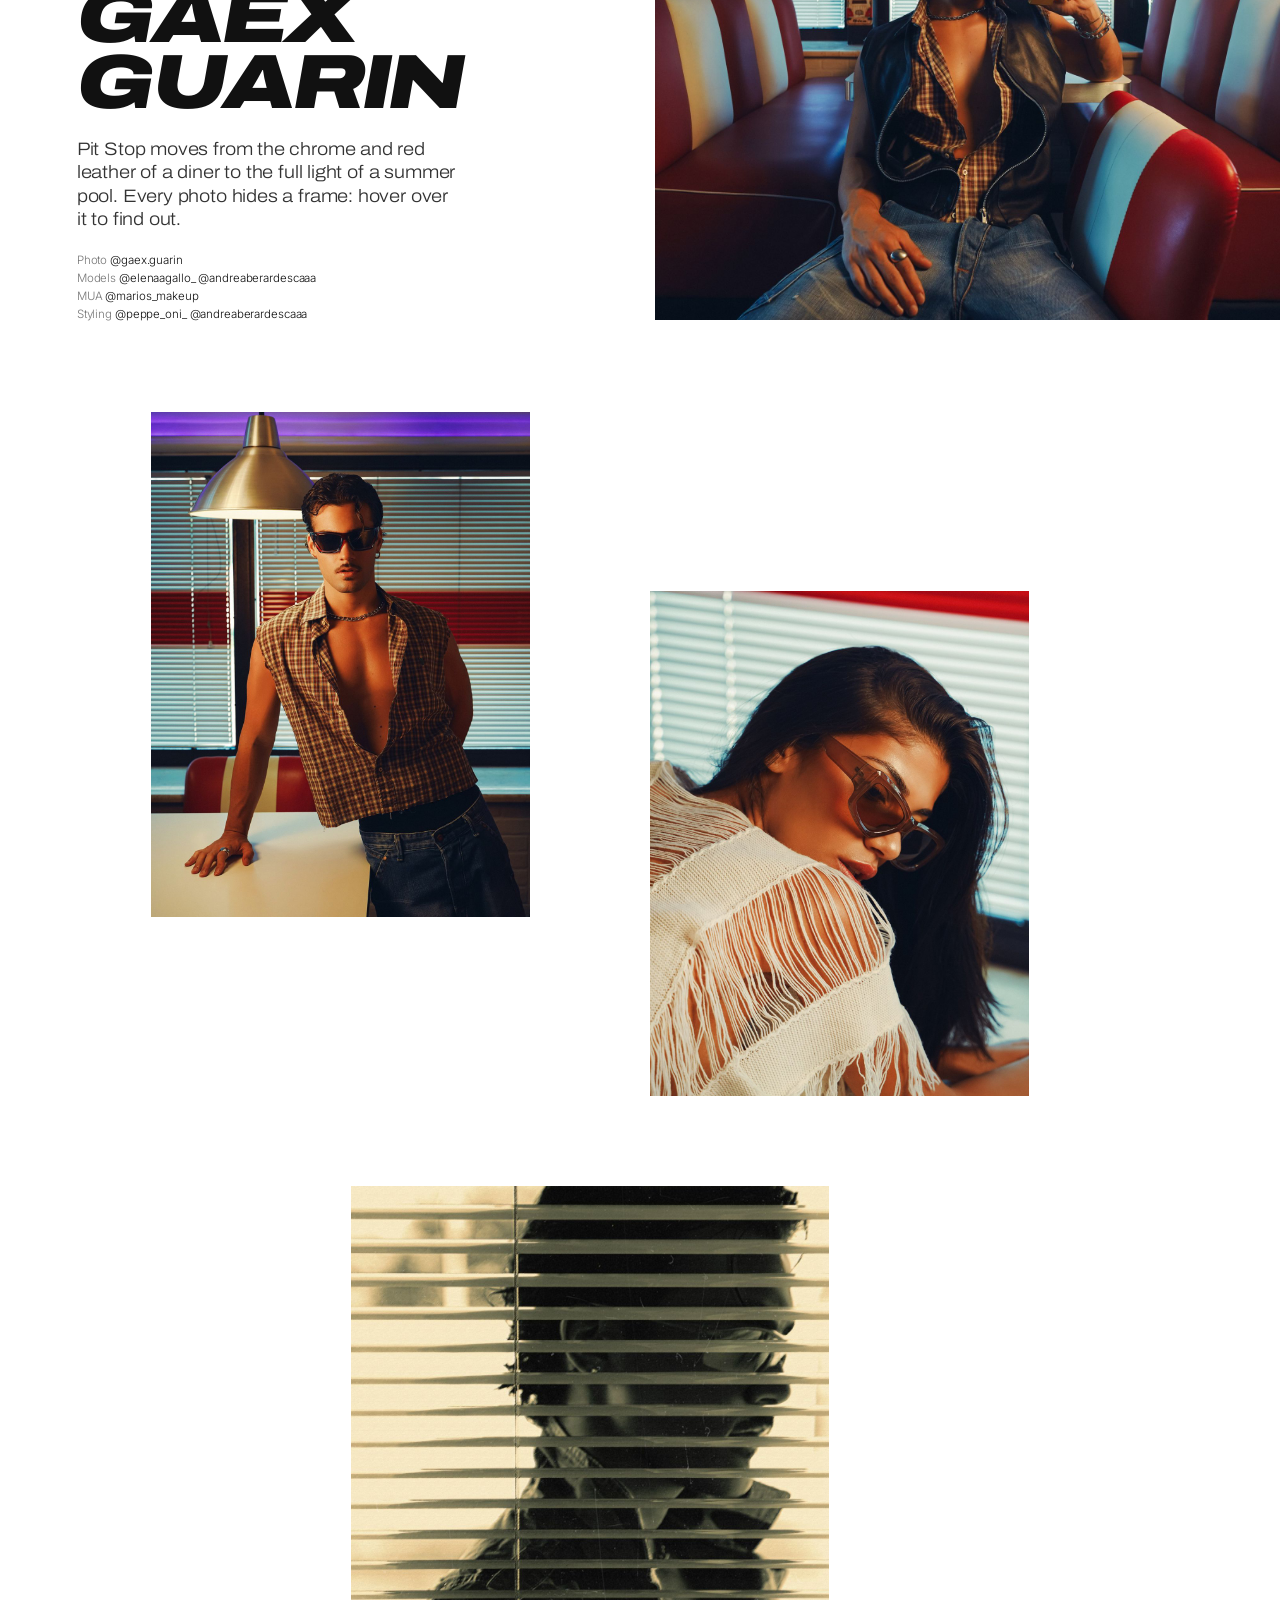
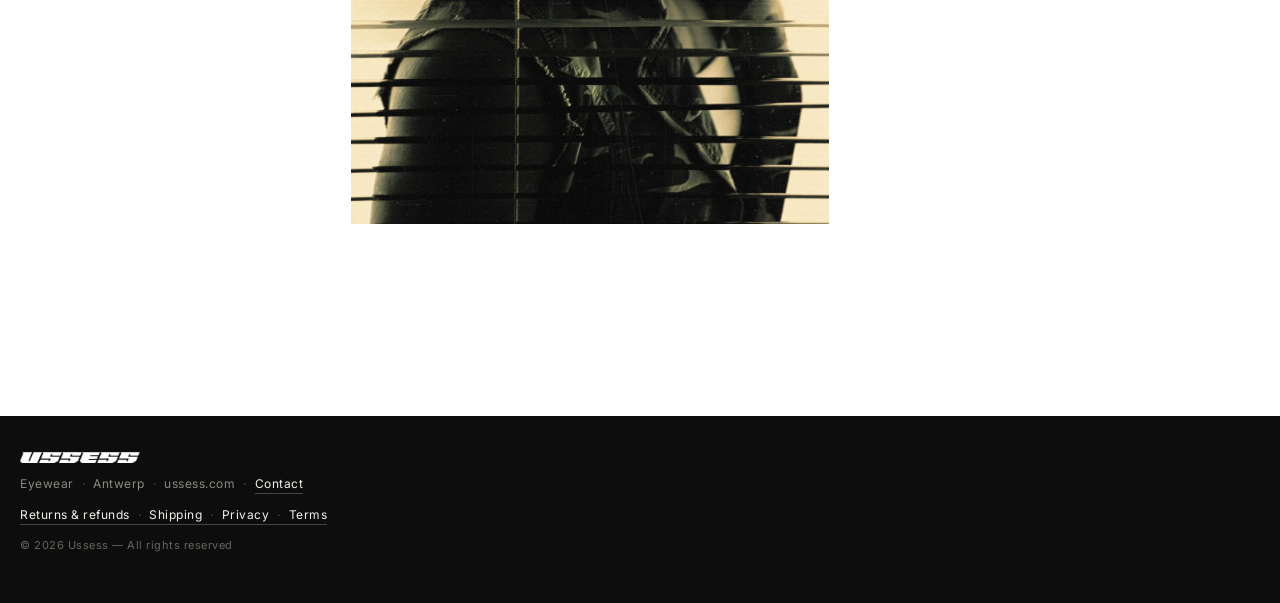
<file: pitstop.html>
<!doctype html>
<html lang="it">
<head>
<meta charset="utf-8">
<meta name="viewport" content="width=device-width, initial-scale=1, viewport-fit=cover">
<title>Pit Stop · USSESS</title>
<meta name="description" content="Pit Stop — USSESS Eyewear campaign by Gaex Guarin.">
<link rel="icon" href="favicon.ico" sizes="any">
<link rel="icon" type="image/png" sizes="32x32" href="favicon-32.png">
<link rel="apple-touch-icon" href="apple-touch-icon.png">
<link rel="preconnect" href="https://fonts.googleapis.com">
<link rel="stylesheet" href="https://fonts.googleapis.com/css2?family=Inter:wght@400;500;600;700&family=Space+Grotesk:wght@500;700&family=Instrument+Serif:ital@0;1&family=Archivo:ital,wdth,wght@0,100..125,100..900;1,100..125,100..900&display=swap">
<link rel="stylesheet" href="style.css?v=53">
<style>:root{padding-top:env(safe-area-inset-top,0px);padding-bottom:env(safe-area-inset-bottom,0px)}[hidden]{display:none!important}</style>
</head>
<body class="lb-page">
<header class="site-header">
  <button class="ibtn" type="button" aria-label="Apri menu" onclick="openMenu()"><svg viewBox="0 0 24 24"><path d="M3 6h18M3 12h18M3 18h18"/></svg></button>
  <a class="logo-link" href="index.html" aria-label="USSESS"><img class="logo-img" src="logo.png" alt="USSESS"></a>
  <a class="ibtn cart-link" href="cart.html" aria-label="Carrello"><svg viewBox="0 0 24 24"><circle cx="9" cy="20" r="1.3"/><circle cx="18" cy="20" r="1.3"/><path d="M2 3h3l2.2 12.3a1 1 0 0 0 1 .8h8.6a1 1 0 0 0 1-.78L21 7H6"/></svg><span class="badge" id="badge" hidden>0</span></a>
</header>

<div class="overlay" id="overlay" onclick="closeMenu()"></div>
<nav class="drawer" id="drawer" aria-label="Menu">
  <button class="close" type="button" onclick="closeMenu()" aria-label="Chiudi menu">&times;</button>
  <a href="index.html#shop">Shop</a>
  <a href="pitstop.html">Campagna</a>
  <a href="cart.html">Carrello</a>
  <a href="contatti.html">Contatti</a>
  <a href="policy.html">Resi e policy</a>
  <div class="d-foot">Antwerp</div>
</nav>
<main class="lb" id="lb">
<section class="lb-hero">
  <video id="lbVideo" autoplay muted loop playsinline preload="auto" aria-label="Pit Stop — campaign film"></video>
  <button class="lb-pause" id="lbPause" type="button" aria-label="Pause"><svg class="i-pause" viewBox="0 0 24 24"><path d="M8 5v14M16 5v14"/></svg><svg class="i-play" viewBox="0 0 24 24"><path d="M7 5l12 7-12 7z"/></svg></button>
</section>

<section class="lb-intro">
  <h1 class="lb-title">Pit Stop<br>Collection</h1>
  <p class="lb-meta">USSESS Eyewear &nbsp;·&nbsp; Campaign 2026 &nbsp;·&nbsp; Photo Gaex Guarin</p>
  <div class="lb-txt"><p data-t="lb.p1"></p><p data-t="lb.p2"></p></div>
</section>

<article class="lb-prod r" data-pid="brixton-main" data-ci="0">
  <div class="lb-box">
    <img class="lb-front" src="c/gaex/lb-brixton-main-front.webp" alt="Brixton Main" loading="lazy">
    <div class="lb-info">
      <p class="lb-cap"><span class="lb-l">{A}</span> <span data-t="pd.brixton-main"></span></p>
      <div class="lb-row"><a class="lb-go lb-nm" href="product.html?id=brixton-main">Brixton Main</a> <a class="lb-go lb-now" href="product.html?id=brixton-main">{Shop Now}</a><a class="lb-go lb-arrow" href="product.html?id=brixton-main" aria-label="Brixton Main"><svg viewBox="0 0 24 24"><path d="M6 12h12M13 7l5 5-5 5"/></svg></a></div>
    </div>
  </div>
  <span class="lb-side"><img src="c/gaex/lb-brixton-main-side.webp" alt="" loading="lazy"></span>
</article>
<div class="lb-pair"><figure class="lb-f "><img src="c/gaex/pitstop-02.jpg" width="1600" height="1200" loading="lazy" decoding="async" alt="Pit Stop by Gaex Guarin"></figure><figure class="lb-f "><img src="c/gaex/pitstop-03.jpg" width="1600" height="1200" loading="lazy" decoding="async" alt="Pit Stop by Gaex Guarin"></figure></div>

<article class="lb-prod l" data-pid="square-milan" data-ci="2">
  <div class="lb-box">
    <img class="lb-front" src="c/gaex/lb-square-milan-front.webp?v=2" alt="Square Milan" loading="lazy">
    <div class="lb-info">
      <p class="lb-cap"><span class="lb-l">{B}</span> <span data-t="pd.square-milan"></span></p>
      <div class="lb-row"><a class="lb-go lb-nm" href="product.html?id=square-milan">Square Milan</a> <a class="lb-go lb-now" href="product.html?id=square-milan">{Shop Now}</a><a class="lb-go lb-arrow" href="product.html?id=square-milan" aria-label="Square Milan"><svg viewBox="0 0 24 24"><path d="M6 12h12M13 7l5 5-5 5"/></svg></a></div>
    </div>
  </div>
  <span class="lb-side"><img src="c/gaex/lb-square-milan-side.webp?v=2" alt="" loading="lazy"></span>
</article>
<div class="lb-scatter s1"><figure class="lb-f "><img src="c/gaex/pitstop-08.jpg" width="1200" height="1600" loading="lazy" decoding="async" alt="Pit Stop by Gaex Guarin"></figure><figure class="lb-f "><img src="c/gaex/pitstop-05.jpg" width="1600" height="1200" loading="lazy" decoding="async" alt="Pit Stop by Gaex Guarin"></figure></div>
<div class="lb-scatter s0"><figure class="lb-f "><img src="c/gaex/pitstop-06.jpg" width="1200" height="1600" loading="lazy" decoding="async" alt="Pit Stop by Gaex Guarin"></figure></div>

<article class="lb-prod r" data-pid="venice-x" data-ci="0">
  <div class="lb-box">
    <img class="lb-front" src="c/gaex/lb-venice-x-front.webp" alt="Venice X" loading="lazy">
    <div class="lb-info">
      <p class="lb-cap"><span class="lb-l">{C}</span> <span data-t="pd.venice-x"></span></p>
      <div class="lb-row"><a class="lb-go lb-nm" href="product.html?id=venice-x">Venice X</a> <a class="lb-go lb-now" href="product.html?id=venice-x">{Shop Now}</a><a class="lb-go lb-arrow" href="product.html?id=venice-x" aria-label="Venice X"><svg viewBox="0 0 24 24"><path d="M6 12h12M13 7l5 5-5 5"/></svg></a></div>
    </div>
  </div>
  <span class="lb-side"><img src="c/gaex/lb-venice-x-side.webp" alt="" loading="lazy"></span>
</article>
<div class="lb-rombo">
  <figure class="lb-f rb-t"><img src="c/gaex/pitstop-13.jpg" width="1200" height="1600" loading="lazy" decoding="async" alt="Pit Stop by Gaex Guarin" style="object-position:50% 30%"></figure>
  <figure class="lb-f rb-l"><img src="c/gaex/pitstop-16.jpg" width="1200" height="1600" loading="lazy" decoding="async" alt="Pit Stop by Gaex Guarin" style="object-position:50% 35%"></figure>
  <div class="rb-c" data-pid="venice-x" data-ci="1"><a class="lb-go" href="product.html?id=venice-x&c=1"><img src="c/gaex/lb-venice-x-side.webp" alt="Venice X Red" loading="lazy"><span>Venice X — Red</span></a></div>
  <figure class="lb-f rb-r"><img src="c/gaex/pitstop-14.jpg" width="1201" height="1600" loading="lazy" decoding="async" alt="Pit Stop by Gaex Guarin" style="object-position:50% 30%"></figure>
  <figure class="lb-f rb-b"><img src="c/gaex/pitstop-15.jpg" width="1600" height="1200" loading="lazy" decoding="async" alt="Pit Stop by Gaex Guarin" style="object-position:78% 30%"></figure>
</div>

<article class="lb-prod l" data-pid="wien" data-ci="1">
  <div class="lb-box">
    <img class="lb-front" src="c/gaex/lb-wien-front.webp" alt="Wien" loading="lazy">
    <div class="lb-info">
      <p class="lb-cap"><span class="lb-l">{D}</span> <span data-t="pd.wien"></span></p>
      <div class="lb-row"><a class="lb-go lb-nm" href="product.html?id=wien">Wien</a> <a class="lb-go lb-now" href="product.html?id=wien">{Shop Now}</a><a class="lb-go lb-arrow" href="product.html?id=wien" aria-label="Wien"><svg viewBox="0 0 24 24"><path d="M6 12h12M13 7l5 5-5 5"/></svg></a></div>
    </div>
  </div>
  <figure class="lb-f lb-wien-cam"><img src="c/gaex/pitstop-12.jpg" width="1200" height="1600" loading="lazy" decoding="async" alt="Pit Stop by Gaex Guarin"></figure>
</article>

<article class="lb-prod r" data-pid="virginia-x" data-ci="0">
  <div class="lb-box">
    <img class="lb-front" src="c/gaex/lb-virginia-x-front.webp" alt="Virginia X" loading="lazy">
    <div class="lb-info">
      <p class="lb-cap"><span class="lb-l">{E}</span> <span data-t="pd.virginia-x"></span></p>
      <div class="lb-row"><a class="lb-go lb-nm" href="product.html?id=virginia-x">Virginia X</a> <a class="lb-go lb-now" href="product.html?id=virginia-x">{Shop Now}</a><a class="lb-go lb-arrow" href="product.html?id=virginia-x" aria-label="Virginia X"><svg viewBox="0 0 24 24"><path d="M6 12h12M13 7l5 5-5 5"/></svg></a></div>
    </div>
  </div>
  <span class="lb-side"><img src="c/gaex/lb-virginia-x-side.webp" alt="" loading="lazy"></span>
</article>
<div class="lb-pair"><figure class="lb-f "><img src="c/gaex/pitstop-07.jpg" width="1600" height="1200" loading="lazy" decoding="async" alt="Pit Stop by Gaex Guarin"></figure><figure class="lb-f "><img src="c/gaex/pitstop-10.jpg" width="1600" height="1066" loading="lazy" decoding="async" alt="Pit Stop by Gaex Guarin"></figure></div>
<div class="lb-scatter s5"><figure class="lb-f "><img src="c/gaex/pitstop-17.jpg" width="1600" height="1066" loading="lazy" decoding="async" alt="Pit Stop by Gaex Guarin"></figure></div>

<section class="lb-shopall">
  <h2 class="lb-h2">Shop the collection</h2>
  <div class="lb-grid"><div class="lb-cell" data-pid="brixton-main" data-ci="0"><a class="lb-go" href="product.html?id=brixton-main"><span class="lb-cell-img"><img src="c/gaex/lb-brixton-main-front.webp" alt="Brixton Main" loading="lazy"></span><span class="lb-cell-nm">Brixton Main</span><span class="lb-pr"></span></a></div><div class="lb-cell" data-pid="square-milan" data-ci="2"><a class="lb-go" href="product.html?id=square-milan"><span class="lb-cell-img"><img src="c/gaex/lb-square-milan-front.webp?v=2" alt="Square Milan" loading="lazy"></span><span class="lb-cell-nm">Square Milan</span><span class="lb-pr"></span></a></div><div class="lb-cell" data-pid="venice-x" data-ci="0"><a class="lb-go" href="product.html?id=venice-x"><span class="lb-cell-img"><img src="c/gaex/lb-venice-x-front.webp" alt="Venice X" loading="lazy"></span><span class="lb-cell-nm">Venice X</span><span class="lb-pr"></span></a></div><div class="lb-cell" data-pid="wien" data-ci="1"><a class="lb-go" href="product.html?id=wien"><span class="lb-cell-img"><img src="c/gaex/lb-wien-front.webp" alt="Wien" loading="lazy"></span><span class="lb-cell-nm">Wien</span><span class="lb-pr"></span></a></div><div class="lb-cell" data-pid="virginia-x" data-ci="0"><a class="lb-go" href="product.html?id=virginia-x"><span class="lb-cell-img"><img src="c/gaex/lb-virginia-x-front.webp" alt="Virginia X" loading="lazy"></span><span class="lb-cell-nm">Virginia X</span><span class="lb-pr"></span></a></div></div>
  <a class="lb-all" href="index.html?all=1#shop">{View all}</a>
</section>

<section class="lb-camp" id="campaign">
  <div class="lb-camp-head">
    <div class="lb-camp-txt">
      <h2 class="lb-title">Campaign<br>with. Gaex Guarin</h2>
      <p data-t="lb.camp"></p>
      <p class="lb-credits"><span>Photo <a href="https://instagram.com/gaex.guarin" target="_blank" rel="noopener">@gaex.guarin</a></span><span>Models <a href="https://instagram.com/elenaagallo_" target="_blank" rel="noopener">@elenaagallo_</a> <a href="https://instagram.com/andreaberardescaaa" target="_blank" rel="noopener">@andreaberardescaaa</a></span><span>MUA <a href="https://instagram.com/marios_makeup" target="_blank" rel="noopener">@marios_makeup</a></span><span>Styling <a href="https://instagram.com/peppe_oni_" target="_blank" rel="noopener">@peppe_oni_</a> <a href="https://instagram.com/andreaberardescaaa" target="_blank" rel="noopener">@andreaberardescaaa</a></span></p>
    </div>
    <figure class="lb-f lb-camp-hero"><img src="c/gaex/pitstop-01.jpg" width="1600" height="1200" loading="lazy" decoding="async" alt="Pit Stop by Gaex Guarin"></figure>
  </div>
  <div class="lb-scatter s2"><figure class="lb-f "><img src="c/gaex/pitstop-04.jpg" width="1200" height="1600" loading="lazy" decoding="async" alt="Pit Stop by Gaex Guarin"></figure><figure class="lb-f "><img src="c/gaex/pitstop-09.jpg" width="1200" height="1600" loading="lazy" decoding="async" alt="Pit Stop by Gaex Guarin"></figure></div>
  <div class="lb-scatter s4"><figure class="lb-f "><img src="c/gaex/pitstop-11.jpg" width="1200" height="1600" loading="lazy" decoding="async" alt="Pit Stop by Gaex Guarin"></figure></div>
</section>
</main>

<footer class="site-footer">
  <img class="f-logo" src="logo.png" alt="USSESS">
  <div class="f-line"><span>Eyewear</span><span>Antwerp</span><span>ussess.com</span><a href="contatti.html">Contatti</a></div>
  <div class="f-line"><a href="policy.html#resi">Resi e rimborsi</a><a href="policy.html#spedizioni">Spedizioni</a><a href="policy.html#privacy">Privacy</a><a href="policy.html#termini">Termini</a></div>
  <div class="f-copy">© <span id="year">2026</span> Ussess — Tutti i diritti riservati</div>
</footer>

<script src="i18n.js?v=53" charset="utf-8"></script>
<script src="app.js?v=53" charset="utf-8"></script>
</body></html>
</file>
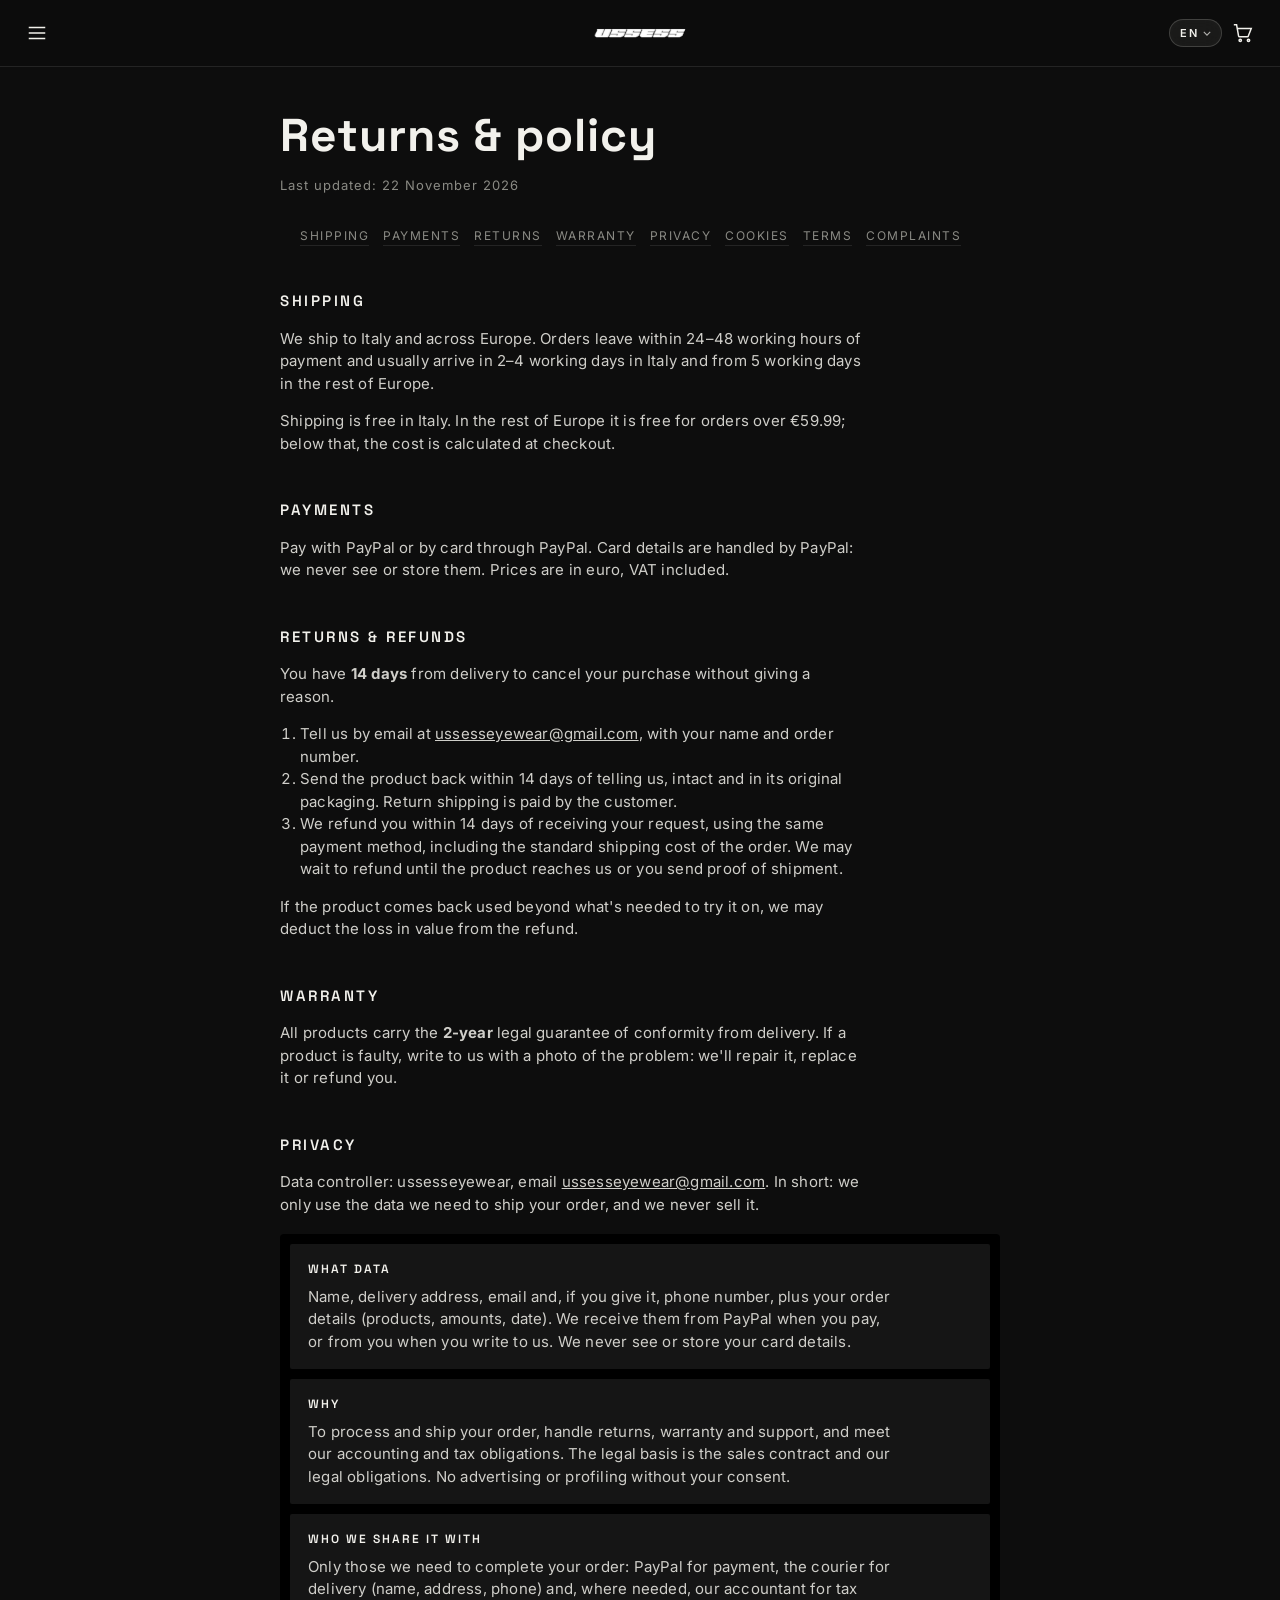
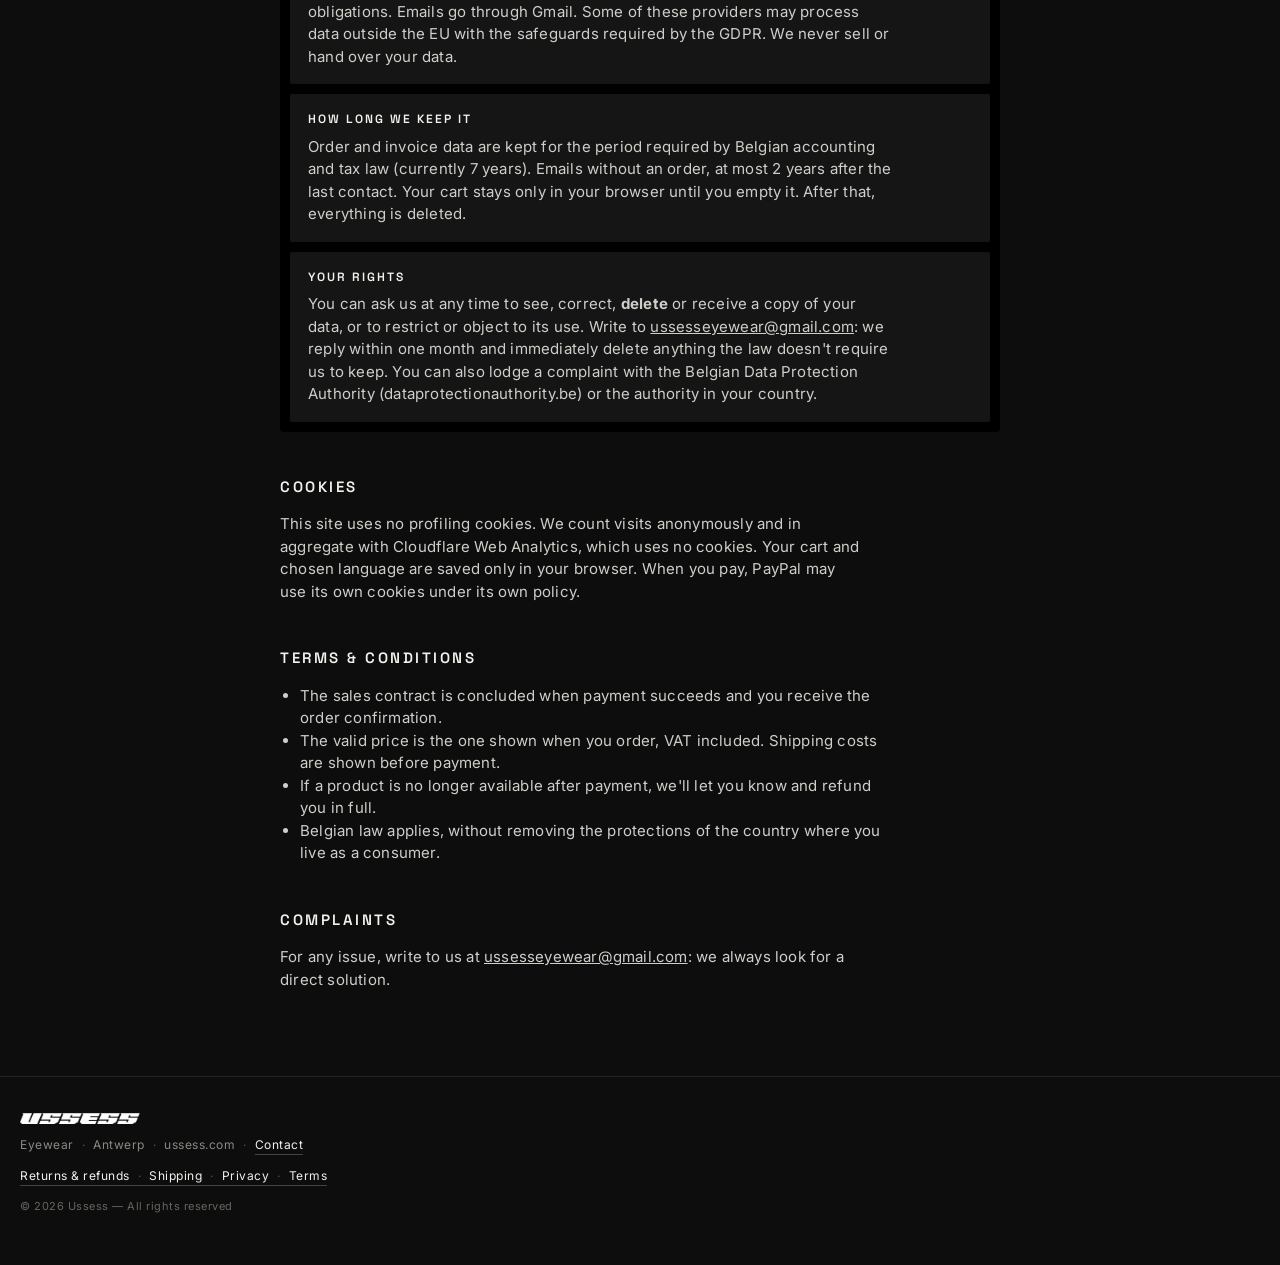
<file: policy.html>
<!doctype html>
<html lang="it">
<head>
<meta charset="utf-8">
<meta name="viewport" content="width=device-width, initial-scale=1, viewport-fit=cover">
<title>Resi e policy · USSESS</title>
<link rel="icon" href="favicon.ico" sizes="any">
<link rel="icon" type="image/png" sizes="32x32" href="favicon-32.png">
<link rel="apple-touch-icon" href="apple-touch-icon.png">
<link rel="stylesheet" href="https://fonts.googleapis.com/css2?family=Inter:wght@400;500;600;700&family=Space+Grotesk:wght@500;700&display=swap">
<link rel="stylesheet" href="style.css?v=53">
<style>:root{padding-top:env(safe-area-inset-top,0px);padding-bottom:env(safe-area-inset-bottom,0px)}[hidden]{display:none!important}</style>
</head>
<body>
<header class="site-header">
  <button class="ibtn" type="button" aria-label="Apri menu" onclick="openMenu()"><svg viewBox="0 0 24 24"><path d="M3 6h18M3 12h18M3 18h18"/></svg></button>
  <a class="logo-link" href="index.html" aria-label="USSESS"><img class="logo-img" src="logo.png" alt="USSESS"></a>
  <a class="ibtn cart-link" href="cart.html" aria-label="Carrello"><svg viewBox="0 0 24 24"><circle cx="9" cy="20" r="1.3"/><circle cx="18" cy="20" r="1.3"/><path d="M2 3h3l2.2 12.3a1 1 0 0 0 1 .8h8.6a1 1 0 0 0 1-.78L21 7H6"/></svg><span class="badge" id="badge" hidden>0</span></a>
</header>

<div class="overlay" id="overlay" onclick="closeMenu()"></div>
<nav class="drawer" id="drawer" aria-label="Menu">
  <button class="close" type="button" onclick="closeMenu()" aria-label="Chiudi menu">&times;</button>
  <a href="index.html#shop">Shop</a>
  <a href="pitstop.html">Campagna</a>
  <a href="cart.html">Carrello</a>
  <a href="contatti.html">Contatti</a>
  <a href="policy.html">Resi e policy</a>
  <div class="d-foot">Antwerp</div>
</nav>
<main class="page">
<h1>Resi e policy</h1>
<p class="sub">Ultimo aggiornamento: 22 novembre 2026</p>
<ul class="toc">
  <li><a href="#spedizioni">Spedizioni</a></li><li><a href="#pagamenti">Pagamenti</a></li>
  <li><a href="#resi">Resi e rimborsi</a></li><li><a href="#garanzia">Garanzia</a></li><li><a href="#privacy">Privacy</a></li>
  <li><a href="#cookie">Cookie</a></li><li><a href="#termini">Termini</a></li><li><a href="#reclami">Reclami</a></li>
</ul>

<h2 id="spedizioni">Spedizioni</h2>
<p>Spediamo in Italia e in Europa. L'ordine parte entro 24/48h lavorative dal pagamento e arriva di solito in 2–4 giorni lavorativi in Italia e a partire da 5 giorni lavorativi nel resto d'Europa.</p>
<p>La spedizione è gratuita in Italia. Nel resto d'Europa è gratuita per ordini sopra 59,99 €; sotto questa soglia il costo viene calcolato al checkout.</p>

<h2 id="pagamenti">Pagamenti</h2>
<p>Paghi con PayPal o con carta tramite PayPal. I dati della carta li gestisce PayPal: noi non li vediamo e non li conserviamo. I prezzi sono in euro, IVA inclusa.</p>

<h2 id="resi">Resi e rimborsi</h2>
<p>Hai <strong>14 giorni</strong> dalla consegna per recedere dall'acquisto senza dare spiegazioni.</p>
<ol>
  <li>Comunicacelo per email a <a href="mailto:ussesseyewear@gmail.com" style="text-decoration:underline">ussesseyewear@gmail.com</a>, indicando nome e numero d'ordine.</li>
  <li>Rispediscici il prodotto entro 14 giorni dalla comunicazione, integro e con la confezione originale. Il costo del reso è a carico del cliente.</li>
  <li>Ti rimborsiamo entro 14 giorni da quando riceviamo la tua comunicazione, con lo stesso metodo di pagamento, comprese le spese di spedizione standard dell'ordine. Possiamo attendere il rimborso finché il prodotto non ci arriva o finché non ci mandi la prova di spedizione.</li>
</ol>
<p>Se il prodotto torna usato oltre quanto serve per provarlo, possiamo trattenere una parte del rimborso pari alla perdita di valore.</p>

<h2 id="garanzia">Garanzia</h2>
<p>Tutti i prodotti hanno la garanzia legale di conformità di <strong>2 anni</strong> dalla consegna. Se un prodotto è difettoso scrivici con una foto del problema: lo ripariamo, lo sostituiamo o ti rimborsiamo.</p>

<h2 id="privacy">Privacy</h2>
<p>Titolare del trattamento: ussesseyewear, email <a href="mailto:ussesseyewear@gmail.com" style="text-decoration:underline">ussesseyewear@gmail.com</a>.</p>
<ul>
  <li><strong>Quali dati:</strong> nome, indirizzo di consegna, email e dettagli dell'ordine. Li riceviamo da PayPal quando paghi o da te quando ci scrivi.</li>
  <li><strong>Perché:</strong> per evadere l'ordine, gestire resi e assistenza e rispettare gli obblighi fiscali. La base giuridica è il contratto di vendita e gli obblighi di legge.</li>
  <li><strong>Con chi li condividiamo:</strong> PayPal per il pagamento e il corriere per la consegna. Non vendiamo i tuoi dati.</li>
  <li><strong>Per quanto:</strong> per il tempo richiesto dagli obblighi contabili e fiscali, poi li cancelliamo.</li>
  <li><strong>I tuoi diritti:</strong> puoi chiedere accesso, rettifica, cancellazione, limitazione e portabilità dei dati scrivendoci. Puoi anche presentare reclamo all'Autorità per la protezione dei dati belga (dataprotectionauthority.be).</li>
</ul>

<h2 id="cookie">Cookie</h2>
<p>Il sito non usa cookie di profilazione. Contiamo le visite in forma anonima e aggregata con Cloudflare Web Analytics, che non usa cookie. Il carrello resta salvato solo nel tuo browser. Quando paghi, PayPal può usare i suoi cookie secondo la propria informativa.</p>

<h2 id="termini">Termini e condizioni</h2>
<ul>
  <li>Il contratto di vendita si conclude quando il pagamento va a buon fine e ricevi la conferma dell'ordine.</li>
  <li>Il prezzo valido è quello mostrato al momento dell'ordine, IVA inclusa. Le spese di spedizione sono indicate prima del pagamento.</li>
  <li>Se un prodotto non è più disponibile dopo il pagamento, ti avvisiamo e ti rimborsiamo per intero.</li>
  <li>Si applica la legge belga, senza togliere le tutele del paese in cui vivi come consumatore.</li>
</ul>

<h2 id="reclami">Reclami</h2>
<p>Per qualsiasi problema scrivici a <a href="mailto:ussesseyewear@gmail.com" style="text-decoration:underline">ussesseyewear@gmail.com</a>: cerchiamo sempre una soluzione diretta.</p>
</main>
<footer class="site-footer">
  <img class="f-logo" src="logo.png" alt="USSESS">
  <div class="f-line"><span>Eyewear</span><span>Antwerp</span><span>ussess.com</span><a href="contatti.html">Contatti</a></div>
  <div class="f-line"><a href="policy.html#resi">Resi e rimborsi</a><a href="policy.html#spedizioni">Spedizioni</a><a href="policy.html#privacy">Privacy</a><a href="policy.html#termini">Termini</a></div>
  <div class="f-copy">© <span id="year">2026</span> Ussess — Tutti i diritti riservati</div>
</footer>
<script src="i18n.js?v=53" charset="utf-8"></script>
<script src="app.js?v=53" charset="utf-8"></script>
</body>
</html>
</file>
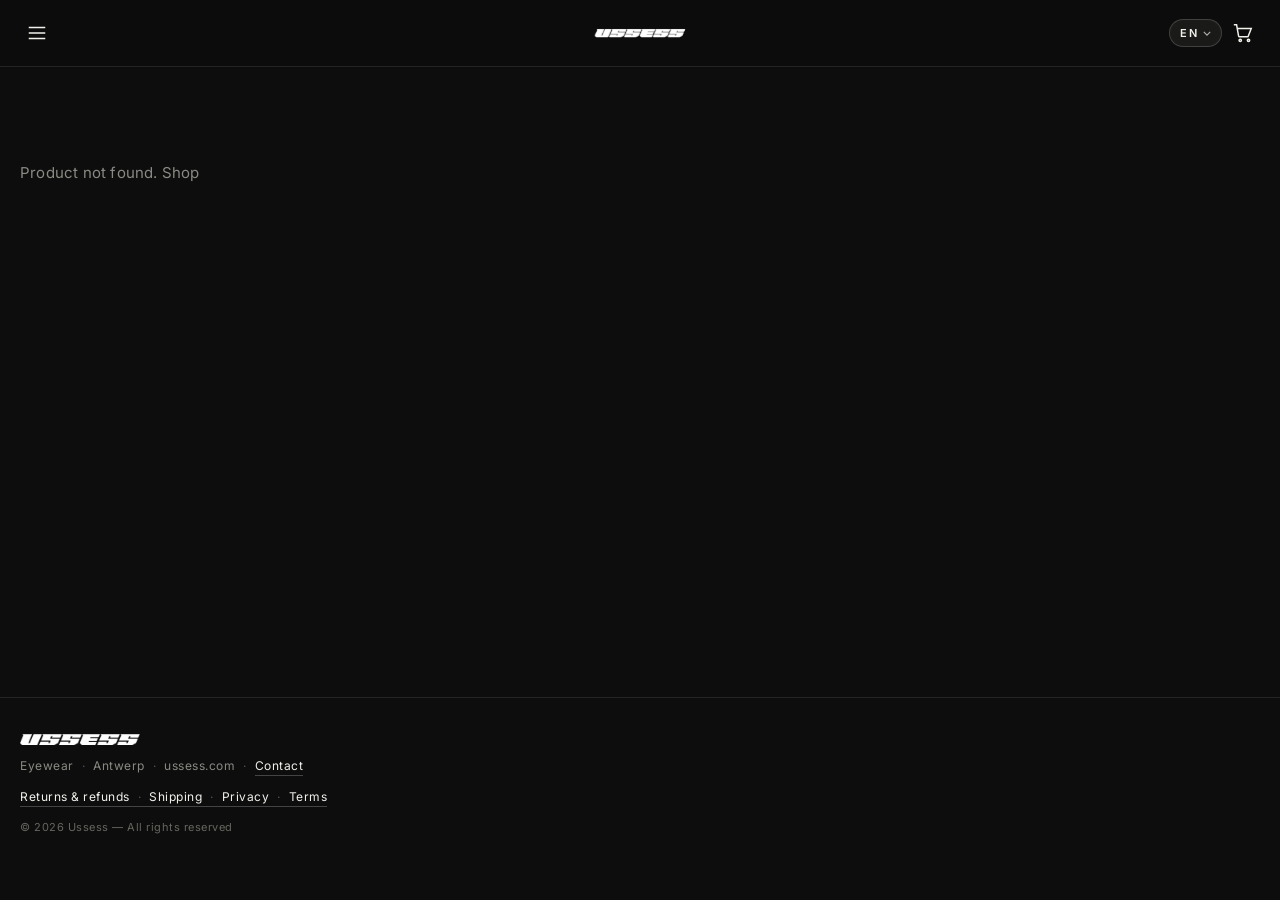
<file: product.html>
<!doctype html>
<html lang="it">
<head>
<meta charset="utf-8">
<meta name="viewport" content="width=device-width, initial-scale=1, viewport-fit=cover">
<title>USSESS</title>
<meta name="description" content="USSESS Eyewear — occhiali da sole.">
<link rel="icon" href="favicon.ico" sizes="any">
<link rel="icon" type="image/png" sizes="32x32" href="favicon-32.png">
<link rel="apple-touch-icon" href="apple-touch-icon.png">
<link rel="preconnect" href="https://fonts.googleapis.com">
<link rel="stylesheet" href="https://fonts.googleapis.com/css2?family=Inter:wght@400;500;600;700&family=Space+Grotesk:wght@500;700&family=Instrument+Serif:ital@0;1&family=Archivo:ital,wdth,wght@0,100..125,100..900;1,100..125,100..900&display=swap">
<link rel="stylesheet" href="style.css?v=53">
<style>:root{padding-top:env(safe-area-inset-top,0px);padding-bottom:env(safe-area-inset-bottom,0px)}[hidden]{display:none!important}</style>
</head>
<body class="pd-page">
<header class="site-header">
  <button class="ibtn" type="button" aria-label="Apri menu" onclick="openMenu()"><svg viewBox="0 0 24 24"><path d="M3 6h18M3 12h18M3 18h18"/></svg></button>
  <a class="logo-link" href="index.html" aria-label="USSESS"><img class="logo-img" src="logo.png" alt="USSESS"></a>
  <a class="ibtn cart-link" href="cart.html" aria-label="Carrello"><svg viewBox="0 0 24 24"><circle cx="9" cy="20" r="1.3"/><circle cx="18" cy="20" r="1.3"/><path d="M2 3h3l2.2 12.3a1 1 0 0 0 1 .8h8.6a1 1 0 0 0 1-.78L21 7H6"/></svg><span class="badge" id="badge" hidden>0</span></a>
</header>

<div class="overlay" id="overlay" onclick="closeMenu()"></div>
<nav class="drawer" id="drawer" aria-label="Menu">
  <button class="close" type="button" onclick="closeMenu()" aria-label="Chiudi menu">&times;</button>
  <a href="index.html#shop">Shop</a>
  <a href="pitstop.html">Campagna</a>
  <a href="cart.html">Carrello</a>
  <a href="contatti.html">Contatti</a>
  <a href="policy.html">Resi e policy</a>
  <div class="d-foot">Antwerp</div>
</nav>
<main class="pd" id="pd"></main>

<footer class="site-footer">
  <img class="f-logo" src="logo.png" alt="USSESS">
  <div class="f-line"><span>Eyewear</span><span>Antwerp</span><span>ussess.com</span><a href="contatti.html">Contatti</a></div>
  <div class="f-line"><a href="policy.html#resi">Resi e rimborsi</a><a href="policy.html#spedizioni">Spedizioni</a><a href="policy.html#privacy">Privacy</a><a href="policy.html#termini">Termini</a></div>
  <div class="f-copy">© <span id="year">2026</span> Ussess — Tutti i diritti riservati</div>
</footer>

<script src="i18n.js?v=53" charset="utf-8"></script>
<script src="app.js?v=53" charset="utf-8"></script>
</body></html>
</file>
<file: style.css>
@charset "UTF-8";
/* USSESS — stile condiviso. Mondo scuro, prodotto in primo piano. */
:root{
  --bg:#0d0d0d; --surface:#151515; --fg:#f2f1ec; --muted:#8a8a84; --line:#242424; --accent:#e8e2d4; --paper:#f6f5f2;
  color-scheme:dark;
  --gut-l:max(20px, env(safe-area-inset-left, 0px));
  --gut-r:max(20px, env(safe-area-inset-right, 0px));
  --font:"Inter","Helvetica Neue",Arial,sans-serif;
  --display:"Space Grotesk","Inter",Arial,sans-serif;
}
*{box-sizing:border-box;}
html,body{margin:0;}
body{background:var(--bg); color:var(--fg); font-family:var(--font); font-size:15px; -webkit-font-smoothing:antialiased; line-height:1.5; letter-spacing:.2px;}
a{color:inherit; text-decoration:none;}
img,video{max-width:100%; display:block;}
button{font:inherit;}
:focus-visible{outline:1px solid var(--accent); outline-offset:3px;}
.display{font-family:var(--display);}

/* HEADER */
body::before{content:""; position:fixed; inset:0 0 auto; height:env(safe-area-inset-top,0px); z-index:50; background:rgba(13,13,13,.85);}
.site-header{position:sticky; top:env(safe-area-inset-top,0px); z-index:40; display:grid; grid-template-columns:1fr auto 1fr; align-items:center;
  padding-block:16px; padding-left:var(--gut-l); padding-right:var(--gut-r);
  background:rgba(13,13,13,.85); backdrop-filter:blur(12px); -webkit-backdrop-filter:blur(12px); border-bottom:1px solid var(--line);}
.logo-link{justify-self:center; display:block;}
.logo-img{width:90px; height:auto;}
.logo3d-wrap{display:block; perspective:400px;}
.logo3d{display:block; position:relative; width:90px; transform-style:preserve-3d; animation:logospin 6s linear infinite;}
.logo3d img{display:block; width:100%; height:auto;}
.logo3d img + img{position:absolute; inset:0;}
.logo3d img.mid{filter:brightness(.5);}
@keyframes logospin{from{transform:rotateY(0deg)} to{transform:rotateY(360deg)}}
@media (prefers-reduced-motion: reduce){.logo3d{animation:none;}}
.ibtn{background:none; border:none; color:var(--fg); cursor:pointer; padding:6px; display:flex; position:relative;}
.ibtn svg{width:22px; height:22px; stroke:var(--fg); fill:none; stroke-width:1.6;}
.site-header > .ibtn:first-child{justify-self:start;}
.site-header > .cart-link{justify-self:end;}
.badge{position:absolute; top:0; right:-2px; min-width:16px; height:16px; padding:0 4px; border-radius:8px; background:var(--accent); color:#0d0d0d;
  font-size:10px; font-weight:700; line-height:16px; text-align:center; font-variant-numeric:tabular-nums;}

/* DRAWER */
.overlay{position:fixed; inset:0; background:rgba(0,0,0,.55); opacity:0; pointer-events:none; transition:opacity .3s; z-index:60;}
.overlay.show{opacity:1; pointer-events:auto;}
.drawer{position:fixed; top:0; right:0; height:100%; width:80%; max-width:330px; background:var(--surface); border-left:1px solid var(--line);
  transform:translateX(100%); transition:transform .32s cubic-bezier(.4,0,.2,1); z-index:70; display:flex; flex-direction:column; gap:4px;
  padding:calc(env(safe-area-inset-top,0px) + 22px) max(22px,env(safe-area-inset-right,0px)) calc(env(safe-area-inset-bottom,0px) + 22px) 24px;}
.drawer.open{transform:translateX(0);}
.drawer .close{align-self:flex-end; background:none; border:none; color:var(--fg); font-size:30px; line-height:1; cursor:pointer; margin-bottom:14px;}
.drawer a{font-size:22px; letter-spacing:1px; padding:16px 0; border-bottom:1px solid var(--line);}
.drawer .d-foot{margin-top:auto; color:var(--muted); font-size:12px; letter-spacing:2px; text-transform:uppercase;}
@media (prefers-reduced-motion: reduce){.drawer,.overlay{transition:none;}}

/* HERO VIDEO */
.hero{position:relative; background:#000; border-bottom:1px solid var(--line);}
.hero video{width:100%; aspect-ratio:5/2; max-height:calc(100vh - 160px); object-fit:cover; background:#e9e9e6;}

/* BANDA LOGHI IN MOVIMENTO */
.ticker{background:var(--paper); overflow:hidden; padding-block:14px;}
.ticker-track{display:flex; width:max-content; animation:tick 26s linear infinite;}
.ticker-set{display:flex; align-items:center; flex:0 0 auto;}
.ticker .lg{height:13px; width:auto; max-width:none; margin-right:40px;}
.u3d-wrap{display:block; perspective:220px; margin-right:40px; flex:0 0 auto;}
.u3d{display:block; position:relative; width:26px; height:13px; transform-style:preserve-3d; animation:uspin 2.4s linear infinite;}
.u3d img{position:absolute; inset:0; width:100%; height:100%; max-width:none;}
.u3d img.mid{filter:invert(.38);}
@keyframes tick{from{transform:translateX(0)} to{transform:translateX(-50%)}}
@keyframes uspin{from{transform:rotateY(0deg)} to{transform:rotateY(360deg)}}
@media(min-width:720px){.ticker{padding-block:17px;} .ticker .lg{height:15px; margin-right:50px;} .u3d-wrap{margin-right:50px;} .u3d{width:30px; height:15px;}}
@media (prefers-reduced-motion: reduce){.ticker-track,.u3d{animation:none;}}

/* SHOP */
.shop-head{display:flex; align-items:baseline; justify-content:space-between; padding-block:38px 14px; padding-left:var(--gut-l); padding-right:var(--gut-r);}
.shop-head h2{margin:0; font-size:14px; letter-spacing:3px; text-transform:uppercase; font-weight:600;}
.shop-head span{color:var(--muted); font-size:12px; letter-spacing:1px;}
.grid{display:grid; grid-template-columns:repeat(3,1fr); gap:1px; background:var(--line); border-block:1px solid var(--line); --pw:min(190px, calc((100vw - 2px) / 3 - 24px));}
.card{background:var(--bg); padding:22px 12px 22px; display:flex; flex-direction:column; align-items:center; gap:10px; min-width:0;}
.grid .card > *{width:var(--pw); max-width:100%;}
.grid .card.solo{grid-column:1 / -1;}
@media(min-width:720px){.card{padding:34px 12px 30px; gap:12px;}}
.thumb{aspect-ratio:1/1; max-width:100%; border-radius:3px; background:var(--paper); overflow:hidden;}
.thumb img{width:100%; height:100%; object-fit:contain;}
.meta{display:flex; flex-direction:column; align-items:flex-start; gap:2px;}
.name{font-size:13px; letter-spacing:.4px; line-height:1.3;}
.price{color:var(--muted); font-size:12px; font-variant-numeric:tabular-nums;}
.price s, .price b{white-space:nowrap;}
.add{margin-top:auto; border:1px solid var(--line); background:none; color:var(--fg); padding:10px 6px; font-size:10px; letter-spacing:1.6px; text-transform:uppercase; cursor:pointer; transition:background .2s,color .2s,border-color .2s;}
.add:hover{border-color:var(--accent);}
.add.done{background:var(--accent); color:#0d0d0d; border-color:var(--accent);}
.more-wrap{display:flex; flex-direction:column; align-items:center; gap:12px; padding:34px 0 60px;}
.more{width:58px; height:58px; border-radius:50%; border:1px solid var(--accent); background:none; color:var(--fg); font-size:26px; line-height:1; cursor:pointer; transition:transform .18s,background .2s,color .2s;}
.more:hover{background:var(--accent); color:#0d0d0d;}
.more-label{color:var(--muted); font-size:11px; letter-spacing:2px; text-transform:uppercase;}

/* PAGINE INTERNE */
.page{max-width:760px; margin:0 auto; padding-block:34px 70px; padding-left:var(--gut-l); padding-right:var(--gut-r);}
.page h1{font-family:var(--display); font-size:clamp(30px,8vw,46px); letter-spacing:1px; margin:0 0 6px; font-weight:700; text-wrap:balance;}
.page .sub{color:var(--muted); font-size:13px; letter-spacing:1px; margin:0 0 28px;}
.page h2{font-family:var(--display); font-size:15px; letter-spacing:2.5px; text-transform:uppercase; margin:44px 0 12px; font-weight:600; scroll-margin-top:90px;}
.page p,.page li{color:#cfcec9; max-width:65ch;}
.page ul,.page ol{padding-left:20px;}
.todo{color:#0d0d0d; background:var(--accent); padding:0 5px; border-radius:2px; font-size:.92em;}
.toc{display:flex; flex-wrap:wrap; gap:8px 14px; padding:0; margin:0 0 8px; list-style:none;}
.toc a{font-size:12px; letter-spacing:1.5px; text-transform:uppercase; color:var(--muted); border-bottom:1px solid var(--line); padding-bottom:2px;}
.toc a:hover{color:var(--fg);}
.btn{display:inline-block; border:none; background:var(--accent); color:#0d0d0d; padding:15px 22px; font-size:12px; letter-spacing:2.5px; text-transform:uppercase; font-weight:600; cursor:pointer; border-radius:3px;}
.btn.ghost{background:none; color:var(--fg); border:1px solid var(--accent);}
.btn:disabled{opacity:.45; cursor:not-allowed;}
label{display:block; font-size:12px; letter-spacing:1.5px; text-transform:uppercase; color:var(--muted); margin:16px 0 6px;}
input,textarea{width:100%; background:var(--surface); color:var(--fg); border:1px solid var(--line); border-radius:3px; padding:12px; font:inherit;}
textarea{min-height:90px; resize:vertical;}

/* CONTATTI */
.contact-list{list-style:none; padding:0; margin:0; border-top:1px solid var(--line);}
.contact-list li{display:flex; align-items:center; gap:16px; padding:20px 0; border-bottom:1px solid var(--line); color:var(--fg);}
.contact-list svg{width:24px; height:24px; flex:0 0 auto; fill:none; stroke:var(--fg); stroke-width:1.5;}
.contact-list .lbl{font-size:11px; letter-spacing:2px; text-transform:uppercase; color:var(--muted); display:block;}
.contact-list .val{font-size:15px; overflow-wrap:anywhere;}
.contact-list .grow{flex:1; min-width:0;}
.copy{background:none; border:1px solid var(--line); color:var(--muted); font-size:11px; letter-spacing:1.5px; text-transform:uppercase; padding:8px 10px; cursor:pointer; border-radius:3px;}

/* FOOTER */
.site-footer{border-top:1px solid var(--line); padding-block:36px calc(env(safe-area-inset-bottom,0px) + 50px); padding-left:var(--gut-l); padding-right:var(--gut-r); display:flex; flex-direction:column; gap:12px;}
.f-logo{width:120px; height:auto;}
.f-line{color:var(--muted); font-size:12px; letter-spacing:.5px; display:flex; flex-wrap:wrap; gap:4px 0;}
.f-line > *:not(:last-child)::after{content:"·"; margin:0 8px; color:#555;}
.f-line a{color:var(--fg); border-bottom:1px solid #444;}
.f-line a:hover{border-color:var(--fg);}
.f-copy{color:#66665f; font-size:11px; letter-spacing:.5px;}

/* CARRELLO */
.item{display:grid; grid-template-columns:76px 1fr auto; gap:14px; align-items:center; padding:18px 0; border-top:1px solid var(--line);}
.item .thumb{width:76px;}
.item .info{min-width:0;}
.item .nm{font-size:15px; letter-spacing:.5px;}
.item .vr{color:var(--muted); font-size:12px; letter-spacing:1px; text-transform:uppercase; margin-top:3px;}
.qty{display:inline-flex; align-items:center; margin-top:10px; border:1px solid var(--line); border-radius:4px;}
.qty button{background:none; border:none; color:var(--fg); width:32px; height:32px; font-size:16px; cursor:pointer;}
.qty span{min-width:26px; text-align:center; font-size:14px; font-variant-numeric:tabular-nums;}
.item .right{text-align:right; display:flex; flex-direction:column; align-items:flex-end; gap:8px;}
.item .pr{font-size:15px; font-variant-numeric:tabular-nums; white-space:nowrap;}
.rm{background:none; border:none; color:var(--muted); font-size:11px; letter-spacing:1px; text-transform:uppercase; cursor:pointer; text-decoration:underline; padding:0;}
.summary{margin:8px 0 0; border-top:1px solid var(--line); padding-top:22px; display:flex; flex-direction:column; gap:12px;}
.row{display:flex; justify-content:space-between; font-size:14px;}
.row.muted{color:var(--muted);}
.row.total{font-size:18px; font-weight:600; border-top:1px solid var(--line); padding-top:14px; margin-top:4px;}
.row span:last-child{font-variant-numeric:tabular-nums;}
.pay{margin-top:26px; display:flex; flex-direction:column; gap:12px;}
#paypal-buttons{min-height:10px; background:transparent; color-scheme:light;}
#paypal-buttons iframe{color-scheme:light; background:transparent;}
.pay-note,.page .pay-note{color:var(--muted); font-size:13px; text-align:center; margin:0; max-width:none;}
.empty{padding:50px 0; text-align:center; color:var(--muted);}
.empty a{color:var(--fg); text-decoration:underline;}
.steps{border:1px solid var(--line); border-radius:4px; padding:20px; margin-top:20px; background:var(--surface);}
.dest{background:var(--surface); color:var(--fg); border:1px solid var(--line); border-radius:3px; padding:7px 10px; font:inherit; font-size:13px;}
.price s{color:#66665f; margin-right:4px; font-weight:400;}
.price b{color:var(--fg); font-weight:500;}
@media(max-width:719px){.meta{flex-direction:column; align-items:flex-start; gap:2px;} .add .long{display:none;}}
.vetrina-note{text-align:center; color:var(--muted); font-size:13px; letter-spacing:.3px; margin:-30px 0 56px; padding-left:var(--gut-l); padding-right:var(--gut-r);}
.vetrina-note a{color:var(--fg); border-bottom:1px solid #444;}

/* COLORAZIONI */
.swatches{display:flex; align-items:center; gap:8px; flex-wrap:wrap; min-height:18px;}
.sw{width:16px; height:16px; border-radius:50%; padding:0; cursor:pointer; border:1px solid #3a3a38;
  background:linear-gradient(135deg, var(--f) 0 50%, var(--l) 50% 100%); box-shadow:0 0 0 2px var(--bg); position:relative;}
.sw.on{box-shadow:0 0 0 2px var(--bg), 0 0 0 3px var(--fg);}
.sw.out::after{content:""; position:absolute; left:50%; top:-2px; bottom:-2px; width:1px; background:var(--fg); transform:rotate(45deg);}
.thumb{position:relative;}
.fitbtn{position:absolute; right:5px; top:5px; background:rgba(246,245,242,.9); border:1px solid #d6d4ce; color:#2a2a28; font-size:10px; letter-spacing:1.5px; text-transform:uppercase; padding:3px 7px; border-radius:2px; cursor:pointer;}
.fitbtn.on{color:#f2f1ec; background:#0d0d0d; border-color:#0d0d0d;}
.card.fit-on .thumb img{object-fit:cover;}
.cname{color:var(--muted); font-size:11px; letter-spacing:.6px;}
.add:disabled{opacity:.45; cursor:not-allowed;}
.soldout{font-size:10px; letter-spacing:1.6px; text-transform:uppercase; color:var(--muted);}
.item .last{color:var(--muted); font-size:11px; letter-spacing:.5px; margin-top:6px;}
.qty button:disabled{opacity:.3; cursor:not-allowed;}

/* EFFETTO 3D PRODOTTI (si attiva con SWING = true) */
.swing .thumb{perspective:700px;}
.swing .card:not(.fit-on) .thumb img{mix-blend-mode:multiply; animation:swing 7s ease-in-out infinite; animation-delay:var(--d,0s); transform-origin:50% 50%;}
@keyframes swing{0%,100%{transform:rotateY(-38deg)} 50%{transform:rotateY(38deg)}}
@media (prefers-reduced-motion: reduce){.swing .thumb img{animation:none;}}

/* LAYOUT HOME v2 — video AI in alto, 1 cm, banner, 1 cm, catalogo, "+", video b/n */
.gap-1cm{height:1cm; background:var(--bg);}
.hero{border-bottom:0;}
.hero-bw{margin-top:0;}
.hero-bw video{aspect-ratio:5/2; background:#000;}
/* prodotti più grandi da computer; telefono invariato */
@media(min-width:720px){.grid{--pw:min(260px, calc((100vw - 2px) / 3 - 40px));}}
@media(min-width:1024px){.grid{--pw:min(360px, calc((100vw - 2px) / 3 - 56px));} .card{padding:48px 24px 40px; gap:14px;} .name{font-size:14px;} .price{font-size:13px;}}
/* video AI in alto: taglio orizzontale 3:2 dal reel */
.hero:not(.hero-bw) video{aspect-ratio:3/2; object-position:50% 50%; background:#f2f2f0;}
/* spazio nero di 1 cm sopra il banner, sempre visibile */
.gap-1cm{display:block; height:1cm; min-height:38px; background:#000;}
/* banner più sottile solo su telefono */
@media(max-width:719px){.ticker{padding-block:7px;} .ticker .lg{height:10px; margin-right:30px;} .u3d-wrap{margin-right:30px;} .u3d{width:20px; height:10px;}}

/* SELETTORE LINGUA — pillola semitrasparente accanto al carrello */
.h-right{justify-self:end; display:flex; align-items:center; gap:4px;}
.h-right .cart-link{justify-self:auto;}
.lang{position:relative;}
.lang-btn{display:flex; align-items:center; gap:5px; height:28px; padding:0 10px; border-radius:14px; border:1px solid rgba(242,241,236,.18);
  background:rgba(242,241,236,.06); color:var(--fg); font:600 11px/1 var(--font); letter-spacing:1.5px; cursor:pointer;
  -webkit-backdrop-filter:blur(10px); backdrop-filter:blur(10px); transition:background .2s,border-color .2s;}
.lang-btn:hover,.lang-btn[aria-expanded="true"]{background:rgba(242,241,236,.14); border-color:rgba(242,241,236,.35);}
.lang-btn svg{width:8px; height:5px; stroke:currentColor; fill:none; stroke-width:1.4; opacity:.7;}
.lang-menu{position:absolute; top:calc(100% + 8px); right:0; min-width:168px; margin:0; padding:6px; list-style:none; border-radius:10px;
  background:rgba(13,13,13,.72); border:1px solid rgba(242,241,236,.14); -webkit-backdrop-filter:blur(16px); backdrop-filter:blur(16px);
  box-shadow:0 12px 30px rgba(0,0,0,.45); z-index:60;}
.lang-menu button{display:flex; align-items:center; gap:12px; width:100%; padding:9px 10px; border:0; border-radius:6px; background:none; color:var(--fg); cursor:pointer; text-align:left;}
.lang-menu button b{font-size:11px; letter-spacing:1.5px; width:20px;}
.lang-menu button span{font-size:13px; color:var(--muted);}
.lang-menu button:hover{background:rgba(242,241,236,.08);}
.lang-menu button.on span{color:var(--fg);}
.lang-menu button.on b::after{content:""; display:inline-block; width:4px; height:4px; border-radius:50%; background:var(--accent); margin-left:5px; vertical-align:middle;}

/* PRIVACY — blocchi separati da fasce nere */
.pv{display:flex; flex-direction:column; gap:10px; background:#000; padding:10px; margin:18px 0 8px; border-radius:4px;}
.pv-b{background:var(--surface); padding:18px 18px 16px; border-radius:2px;}
.pv-b h3{margin:0 0 8px; font:600 12px/1.3 var(--display); letter-spacing:2px; text-transform:uppercase; color:var(--fg);}
.pv-b p{margin:0;}
@media(max-width:719px){.pv{margin-inline:calc(-1 * var(--gut-l)); border-radius:0; padding:8px 0; gap:8px;} .pv-b{padding:18px var(--gut-l);}}

/* GALLERIA PRODOTTO — più viste della stessa colorazione, a scorrimento */
.thumb.gal{position:relative;}
.gal-track{display:flex; width:100%; height:100%; overflow-x:auto; overflow-y:hidden; scroll-snap-type:x mandatory; scrollbar-width:none; overscroll-behavior-x:contain; cursor:pointer;}
.gal-track::-webkit-scrollbar{display:none;}
.gal-track img{flex:0 0 100%; width:100%; height:100%; object-fit:contain; scroll-snap-align:center; user-select:none;}
.gal-dots{position:absolute; left:0; right:0; bottom:8px; display:flex; justify-content:center; gap:7px; pointer-events:none;}
.gal-dots button{pointer-events:auto; width:6px; height:6px; padding:0; border:0; border-radius:50%; background:rgba(13,13,13,.22); cursor:pointer; transition:background .2s, transform .2s;}
.gal-dots button.on{background:#0d0d0d; transform:scale(1.15);}

/* FILTRI CATALOGO */
.fbtn{display:inline-flex; align-items:center; gap:8px; background:none; border:1px solid var(--line); color:var(--fg); border-radius:999px; padding:7px 14px; font-size:11px; letter-spacing:2px; text-transform:uppercase; cursor:pointer; transition:border-color .2s;}
.fbtn:hover,.fbtn.open{border-color:var(--accent);}
.fbtn svg{transition:transform .2s;}
.fbtn.open svg{transform:rotate(180deg);}
.fcount{min-width:18px; height:18px; border-radius:9px; background:var(--accent); color:#0d0d0d; font-size:10px; letter-spacing:0; display:inline-flex; align-items:center; justify-content:center; padding:0 5px;}
.fpanel{padding:4px var(--gut-r) 22px var(--gut-l); display:flex; flex-direction:column; gap:16px;}
.fgroup{display:flex; flex-direction:column; gap:9px;}
@media(min-width:720px){.fgroup{flex-direction:row; align-items:center; gap:18px;} .flabel{width:90px; flex:none;}}
.flabel{color:var(--muted); font-size:11px; letter-spacing:2px; text-transform:uppercase;}
.chips{display:flex; flex-wrap:wrap; gap:8px;}
.chip{display:inline-flex; align-items:center; gap:7px; background:none; border:1px solid var(--line); color:var(--fg); border-radius:999px; padding:6px 12px; font-size:12px; letter-spacing:.5px; cursor:pointer; transition:border-color .2s,background .2s,color .2s;}
.chip:hover{border-color:var(--muted);}
.chip.on{background:var(--fg); color:#0d0d0d; border-color:var(--fg);}
.chip i{width:11px; height:11px; border-radius:50%; border:1px solid #3a3a38; display:block;}
.ffoot{display:flex; align-items:center; justify-content:space-between; border-top:1px solid var(--line); padding-top:14px; color:var(--muted); font-size:12px; letter-spacing:1px;}
.freset{background:none; border:none; color:var(--fg); font-size:11px; letter-spacing:2px; text-transform:uppercase; text-decoration:underline; cursor:pointer; padding:0;}
.fempty{text-align:center; color:var(--muted); padding:40px 20px 60px; margin:0;}

/* Campaign — Pit Stop */
.campaign{padding-block:64px 56px; border-top:1px solid var(--line);}
.camp-head{padding-left:var(--gut-l); padding-right:var(--gut-r); margin-bottom:22px;}
.camp-kicker{display:block; color:var(--muted); font-size:11px; letter-spacing:3px; text-transform:uppercase;}
.camp-title{margin:6px 0 2px; font-size:clamp(40px,7vw,88px); line-height:.95; font-weight:700; letter-spacing:-1px; text-transform:uppercase;}
.camp-by{margin:0; color:var(--muted); font-size:13px; letter-spacing:.5px;}
.camp-wrap{position:relative;}
.camp-strip{display:flex; gap:6px; overflow-x:auto; overflow-y:hidden; scroll-snap-type:x proximity; scroll-padding-inline:var(--gut-l); padding-inline:var(--gut-l) var(--gut-r); scrollbar-width:none; -webkit-overflow-scrolling:touch; outline:none;}
.camp-strip::-webkit-scrollbar{display:none;}
.camp-strip figure{margin:0; flex:0 0 auto; height:clamp(340px,72vh,760px); scroll-snap-align:start; background:var(--surface);}
.camp-strip img{display:block; height:100%; width:auto; max-width:none;}
.camp-nav{display:none; position:absolute; top:50%; transform:translateY(-50%); z-index:2; width:44px; height:44px; border-radius:50%; border:1px solid rgba(255,255,255,.25); background:rgba(13,13,13,.55); backdrop-filter:blur(8px); -webkit-backdrop-filter:blur(8px); color:#fff; cursor:pointer; align-items:center; justify-content:center; transition:opacity .2s;}
.camp-nav svg{width:18px; height:18px; fill:none; stroke:currentColor; stroke-width:1.6;}
.camp-nav.prev{left:calc(var(--gut-l) + 10px);} .camp-nav.next{right:calc(var(--gut-r) + 10px);}
.camp-nav[disabled]{opacity:0; pointer-events:none;}
@media (hover:hover) and (pointer:fine){.camp-nav{display:flex;}}
.camp-bar{display:flex; align-items:center; gap:16px; padding:18px var(--gut-r) 0 var(--gut-l);}
.camp-prog{flex:1; height:1px; background:var(--line); position:relative; overflow:hidden;}
.camp-prog i{position:absolute; left:0; top:0; bottom:0; width:0; background:var(--fg); transition:width .15s;}
.camp-count{font-family:var(--display); font-size:12px; letter-spacing:2px; color:var(--muted); font-variant-numeric:tabular-nums;}
.camp-foot{padding:18px var(--gut-r) 0 var(--gut-l); display:grid; gap:8px; font-size:12px; letter-spacing:.4px; color:var(--muted);}
.camp-foot p{margin:0;}
.camp-worn a{color:var(--fg); text-decoration:underline; text-underline-offset:3px;}
.camp-credits{display:flex; flex-wrap:wrap; gap:4px 22px;}
.camp-credits a{color:var(--fg); text-decoration:none;} .camp-credits a:hover{text-decoration:underline;}
@media (max-width:640px){.campaign{padding-block:48px 44px;} .camp-strip figure{height:min(62vh,480px);} .camp-strip{gap:4px;}}
.card.flash{animation:cflash 1.6s ease;}
@keyframes cflash{0%,60%{outline:1px solid var(--fg); outline-offset:6px;}100%{outline:1px solid transparent; outline-offset:6px;}}

/* ===== Instrument Serif (titoli editoriali) ===== */
:root{--serif:"Archivo","Helvetica Neue",Arial,sans-serif; --dyn:"Archivo","Arial Black",sans-serif;}

/* ===== Home: anteprima Pit Stop ===== */
.camp-head{position:relative; pointer-events:none; margin-bottom:calc(-1 * clamp(15px,2.55vw,37px));}
.camp-head .camp-kicker,.camp-head .camp-by{pointer-events:auto;}
.camp-title{font-family:var(--serif); font-weight:400; letter-spacing:-.5px; font-size:clamp(68px,11vw,168px); line-height:.86; margin:10px 0 0; color:#f4f2ec; position:relative; z-index:3; text-shadow:0 2px 24px rgba(0,0,0,.45), 0 0 2px rgba(0,0,0,.25);}
.camp-by{font-family:var(--serif); font-style:italic; font-size:17px; letter-spacing:.2px; color:var(--muted);}
.camp-teaser{padding:34px var(--gut-r) 0 var(--gut-l); display:grid; grid-template-columns:minmax(0,1fr) auto; gap:18px 40px; align-items:end; border-bottom:1px solid var(--line); padding-bottom:30px;}
.camp-teaser .t-k{font-family:var(--serif); font-size:30px; line-height:1; text-transform:uppercase; margin:0 0 10px;}
.camp-teaser p{margin:0; max-width:520px; font-family:var(--serif); font-size:19px; line-height:1.3; color:#d9d8d2;}
.camp-teaser .t-hint{font-family:var(--font); font-size:12px; color:var(--muted); margin-top:10px; letter-spacing:.3px;}
.disc-btn{display:inline-flex; align-items:center; gap:12px; border:1px solid var(--fg); color:var(--fg); text-decoration:none; padding:14px 22px; font-size:11px; letter-spacing:2.5px; text-transform:uppercase; white-space:nowrap; transition:background .2s,color .2s;}
.disc-btn:hover{background:var(--fg); color:#000;}
.disc-btn svg{width:16px; height:16px; fill:none; stroke:currentColor; stroke-width:1.5;}
.camp-refs{grid-column:1/-1; display:flex; flex-wrap:wrap; align-items:baseline; gap:6px 18px;}
.camp-refs .rk{font-size:11px; letter-spacing:2px; text-transform:uppercase; color:var(--muted); margin-right:6px;}
.camp-refs a{color:var(--fg); font-family:var(--serif); font-size:19px; text-decoration:none; border-bottom:1px solid transparent;}
.camp-refs a:hover{border-color:var(--fg);}
@media (max-width:640px){ .camp-teaser{grid-template-columns:1fr;} .disc-btn{justify-self:start;} }

/* ===== Tag "lens references" sulle foto ===== */
.tg{position:relative;}
.ptag{position:absolute; z-index:4; display:flex; align-items:flex-start; gap:4px; transform:translate(-50%,-50%) translateY(6px); opacity:0; pointer-events:none; text-decoration:none; transition:opacity .25s ease, transform .25s ease;}
.tg:hover .ptag,.tg.show-tags .ptag{opacity:1; pointer-events:auto; transform:translate(-50%,-50%);}
.ptag span{background:#000; color:#fff; font:500 10.5px/1 var(--font); letter-spacing:1.6px; text-transform:uppercase; padding:9px 12px; white-space:nowrap; margin-top:12px; transition:background .2s,color .2s;}
.ptag:hover span{background:#fff; color:#000;}
.pt-ar svg{display:block; width:24px; height:24px; fill:rgba(255,255,255,.55); stroke:rgba(255,255,255,.95); stroke-width:1; stroke-linejoin:round; filter:drop-shadow(0 1px 3px rgba(0,0,0,.35));}
.ptag.flip{flex-direction:row-reverse;} .ptag.flip .pt-ar svg{transform:scaleX(-1);}

/* ===== Lookbook Pit Stop (fondo nero, testo bianco, schede prodotto chiare) ===== */
.lb-page{background:var(--bg);}
.lb{--paper:#f3f2ee; background:var(--bg); color:var(--fg); font-family:var(--serif); overflow:hidden;}
.lb a{color:inherit;}
.lb-hero{position:relative; background:#000;}
.lb-hero video{display:block; width:100%; height:calc(100svh - 64px); min-height:420px; object-fit:cover;}
.lb-pause{position:absolute; right:18px; bottom:18px; width:38px; height:38px; border-radius:50%; border:0; background:rgba(255,255,255,.22); backdrop-filter:blur(8px); -webkit-backdrop-filter:blur(8px); color:#fff; display:flex; align-items:center; justify-content:center; cursor:pointer;}
.lb-pause svg{width:14px; height:14px; fill:none; stroke:currentColor; stroke-width:2;} .lb-pause .i-play{fill:currentColor; stroke:none; display:none;}
.lb-pause.off .i-play{display:block;} .lb-pause.off .i-pause{display:none;}
.lb-intro{padding:7vw 6vw 2vw;}
.lb-title{font-family:var(--serif); font-weight:400; text-transform:uppercase; font-size:clamp(50px,6.2vw,104px); line-height:.94; letter-spacing:-.3px; margin:0;}
.lb-meta{font-family:var(--font); font-size:10.5px; letter-spacing:2px; text-transform:uppercase; color:var(--muted); margin:18px 0 26px;}
.lb-txt{max-width:440px;} .lb-txt p{font-size:19px; line-height:1.3; margin:0 0 16px; color:#dcdad3;}

/* schede prodotto */
.lb-prod{position:relative; margin:9vw 0;}
.lb-box{position:relative; width:61vw; background:var(--paper); color:#111; padding:5vw 4vw 2.4vw;}
.lb-prod.r .lb-box{margin-left:33vw;} .lb-prod.l .lb-box{margin-left:6vw;}
.lb-front{display:block; width:100%; max-width:860px; margin:0 auto 4vw; transition:transform .6s ease;}
.lb-box:hover .lb-front{transform:scale(1.03);}
.lb-info{max-width:440px;}
.lb-cap{font-size:17px; line-height:1.25; margin:0 0 22px;} .lb-l{margin-right:6px;}
.lb-row{display:flex; align-items:center; gap:10px; font-size:20px; text-transform:uppercase;}
.lb-row a{text-decoration:none;} .lb-now{color:#9a9a96 !important; text-transform:none;}
.lb-arrow{margin-left:auto; width:34px; height:34px; border:1px solid #111; border-radius:50%; display:flex; align-items:center; justify-content:center; transition:background .2s;}
.lb-arrow svg{width:14px; height:14px; fill:none; stroke:#111; stroke-width:1.5;} .lb-arrow:hover{background:#111;} .lb-arrow:hover svg{stroke:#fff;}
.lb-side,.lb-wien-cam{position:absolute; top:50%; transform:translateY(-50%); width:22vw;}
.lb-side{background:var(--paper); padding:3vw 1.6vw; display:block;} .lb-side img{display:block; width:100%;}
.lb-prod.r .lb-side,.lb-prod.r .lb-wien-cam{left:6vw;} .lb-prod.l .lb-side,.lb-prod.l .lb-wien-cam{right:6vw;}
.lb-wien-cam{width:24vw;}

/* foto */
.lb-f{margin:0;} .lb-f img{display:block; width:100%; height:auto;}
.lb-pair{display:grid; grid-template-columns:1fr 1fr; gap:4px; margin:7vw 0;}
.lb-pair .lb-f img{height:100%; object-fit:cover;}
.lb-scatter{display:grid; grid-template-columns:repeat(12,1fr); column-gap:1.6vw; padding:0 4vw; margin:7vw 0; align-items:start;}
.s0 .lb-f{grid-column:5/9;} .s5 .lb-f{grid-column:3/11;}
.s1 .lb-f:nth-child(1){grid-column:8/12;} .s1 .lb-f:nth-child(2){grid-column:2/8; grid-row:1; margin-top:16vw;}
.s2 .lb-f:nth-child(1){grid-column:2/6;} .s2 .lb-f:nth-child(2){grid-column:7/11; margin-top:14vw;}
.s4 .lb-f{grid-column:4/9;}

/* rombo dei 5 */
.lb-rombo{position:relative; width:100%; height:92vw; margin:8vw 0;}
.lb-rombo > *{position:absolute; width:23vw; aspect-ratio:4/5; margin:0;}
.lb-rombo .lb-f img{width:100%; height:100%; object-fit:cover;}
.rb-t{left:38.5vw; top:0;} .rb-l{left:12vw; top:31vw;} .rb-c{left:38.5vw; top:31vw;} .rb-r{left:65vw; top:31vw;} .rb-b{left:38.5vw; top:62vw;}
.rb-c{background:var(--paper); color:#111;} .rb-c a{display:flex; flex-direction:column; align-items:center; justify-content:center; gap:14px; height:100%; padding:10%; text-decoration:none;}
.rb-c img{width:100%; transition:transform .5s ease;} .rb-c a:hover img{transform:scale(1.06) rotate(-2deg);}
.rb-c span{font-size:15px; text-transform:uppercase; letter-spacing:.3px;}

/* shop the collection */
.lb-shopall{padding:8vw 4vw 6vw; text-align:center;}
.lb-h2{font-family:var(--serif); font-weight:400; text-transform:uppercase; font-size:30px; margin:0 0 34px;}
.lb-grid{display:grid; grid-template-columns:repeat(5,1fr); gap:4px; max-width:1300px; margin:0 auto;}
.lb-cell{background:var(--paper); color:#111;}
.lb-cell a{display:flex; flex-direction:column; align-items:center; gap:6px; padding:28px 16px 22px; text-decoration:none;}
.lb-cell-img{height:110px; display:flex; align-items:center;} .lb-cell-img img{max-width:100%; max-height:100px; transition:transform .4s ease;}
.lb-cell a:hover img{transform:scale(1.07);}
.lb-cell-nm{font-size:18px; text-transform:uppercase; margin-top:10px;} .lb-pr{font-family:var(--font); font-size:12px; color:#777;}
.lb-all{display:inline-block; margin-top:26px; color:var(--muted) !important; font-size:17px; text-decoration:none;} .lb-all:hover{color:var(--fg) !important;}

/* campaign */
.lb-camp{padding:4vw 0 8vw;}
.lb-camp-head{display:grid; grid-template-columns:5fr 7fr; gap:4vw; padding:0 0 0 6vw; align-items:start;}
.lb-camp-txt p{font-size:18px; line-height:1.3; max-width:380px; margin:22px 0 0; color:#dcdad3;}
.lb-credits{display:flex; flex-direction:column; gap:3px; font-family:var(--font); font-size:11.5px !important; letter-spacing:.4px; color:var(--muted) !important;}
.lb-credits a{color:var(--fg); text-decoration:none;} .lb-credits a:hover{text-decoration:underline;}

@media (max-width:700px){
  .lb-hero video{height:auto; aspect-ratio:4/5; min-height:0;}
  .lb-intro{padding:48px 20px 6px;} .lb-txt p{font-size:18px;}
  .lb-prod{margin:54px 0 64px; padding:0 14px; display:flex; flex-direction:column;}
  .lb-box,.lb-prod.r .lb-box,.lb-prod.l .lb-box{width:auto; margin:0; padding:34px 20px 20px;}
  .lb-front{margin-bottom:30px;}
  .lb-cap{font-size:16px;} .lb-row{font-size:18px;}
  .lb-side,.lb-wien-cam,.lb-prod.r .lb-side,.lb-prod.l .lb-side,.lb-prod.r .lb-wien-cam,.lb-prod.l .lb-wien-cam{position:relative; top:auto; left:auto; right:auto; transform:none; width:52%; margin-top:14px;}
  .lb-prod.r .lb-side,.lb-prod.r .lb-wien-cam{align-self:flex-start;} .lb-prod.l .lb-side,.lb-prod.l .lb-wien-cam{align-self:flex-end;}
  .lb-side{padding:22px 14px;} .lb-wien-cam{width:62%;}
  .lb-pair{margin:44px 0;}
  .lb-scatter{display:flex; flex-direction:column; gap:28px; padding:0 14px; margin:44px 0;}
  .lb-scatter .lb-f{width:78%; margin:0 !important;} .lb-scatter .lb-f:nth-child(2){align-self:flex-end;}
  .s0 .lb-f,.s4 .lb-f{align-self:center; width:64%;} .s5 .lb-f{width:100%;}
  .lb-rombo{height:116vw; margin:54px 0;}
  .lb-rombo > *{width:31vw;}
  .rb-t{left:34.5vw; top:0;} .rb-l{left:2.5vw; top:39vw;} .rb-c{left:34.5vw; top:39vw;} .rb-r{left:66.5vw; top:39vw;} .rb-b{left:34.5vw; top:78vw;}
  .rb-c a{gap:8px; padding:8%;} .rb-c span{font-size:11px;}
  .lb-shopall{padding:56px 14px 40px;} .lb-h2{font-size:26px; margin-bottom:24px;}
  .lb-grid{grid-template-columns:1fr 1fr;} .lb-cell:last-child{grid-column:1/-1;}
  .lb-cell a{padding:22px 12px 18px;} .lb-cell-img{height:84px;} .lb-cell-img img{max-height:76px;}
  .lb-camp-head{grid-template-columns:1fr; padding:0 20px; gap:28px;}
  .ptag span{font-size:9.5px; padding:8px 10px;}
}

/* ===== Pagina prodotto ===== */
.pd{display:grid; grid-template-columns:minmax(0,1.45fr) minmax(320px,1fr); min-height:70vh;}
.pd-gal{display:grid; grid-template-columns:1fr 1fr; gap:2px; align-content:start;}
.pd-img{margin:0; background:#fff;} .pd-img.main{grid-column:1/-1;} .pd-img img{display:block; width:100%; height:auto;}
.pd-gal .pd-img:only-child,.pd-gal .pd-img:last-child:nth-child(2){grid-column:1/-1;}
.pd-sticky{position:sticky; top:72px; padding:46px clamp(22px,3.4vw,52px) 50px;}
.pd-crumb{font-size:11px; letter-spacing:2px; text-transform:uppercase; color:var(--muted); text-decoration:none;} .pd-crumb:hover{color:var(--fg);}
.pd-name{font-family:var(--serif); font-weight:400; text-transform:uppercase; font-size:clamp(46px,4.8vw,78px); line-height:.92; margin:14px 0 12px;}
.pd-price{font-size:16px; letter-spacing:.5px;} .pd-price s{color:var(--muted); margin-right:6px;}
.pd-color{margin-top:28px; font-size:13px; color:var(--muted);} .pd-color b{color:var(--fg); font-weight:500;}
.pd-sw{margin-top:12px;} .pd-sw .sw{width:22px; height:22px;}
.pd-add{margin-top:28px; width:100%; height:52px; border:0; background:var(--fg); color:#000; font:600 11.5px var(--font); letter-spacing:2.5px; text-transform:uppercase; cursor:pointer; transition:opacity .2s;}
.pd-add:hover{opacity:.85;} .pd-add[disabled]{opacity:.35; cursor:default;} .pd-add.done{background:#c9e7c9;}
.pd-notes{list-style:none; padding:0; margin:18px 0 0; display:grid; gap:5px; font-size:12.5px; color:var(--muted);}
.pd-notes li::before{content:"— ";}
.pd-desc{font-family:var(--serif); font-size:22px; line-height:1.28; margin:32px 0 0;}
.pd-seen{margin-top:40px; border-top:1px solid var(--line); padding-top:16px;}
.pd-seen-h{display:flex; justify-content:space-between; font-size:10.5px; letter-spacing:2px; text-transform:uppercase; color:var(--muted);} .pd-seen-h a{color:var(--fg); text-decoration:none;}
.pd-seen-g{display:grid; grid-template-columns:repeat(3,1fr); gap:4px; margin-top:12px;} .pd-seen-g img{display:block; width:100%; aspect-ratio:3/4; object-fit:cover; transition:opacity .2s;} .pd-seen-g a:hover img{opacity:.8;}
.pd-miss{padding:80px var(--gut-l); color:var(--muted);}
@media (max-width:820px){ .pd{grid-template-columns:1fr;} .pd-gal{grid-template-columns:1fr;} .pd-sticky{position:static; padding:30px var(--gut-r) 40px var(--gut-l);} }


/* Titoli campagna: bastone extra-largo, nero, corsivo (stile "TO BE ANTWERP") */
.camp-title,.lb-title,.lb-h2,.t-k,.pd-name,.lb-row .lb-nm,.lb-cell-nm,.rb-c span{font-family:var(--dyn) !important; font-weight:900; font-style:italic; font-stretch:125%; font-variation-settings:"wdth" 125; letter-spacing:-.04em; text-transform:uppercase;}
.camp-title{font-size:clamp(48px,8.5vw,128px); line-height:.82;}
.lb-title{font-size:clamp(42px,6vw,96px); line-height:.86;}
.lb-h2{font-size:26px;} .t-k{font-size:26px;} .pd-name{font-size:clamp(38px,4.2vw,66px); line-height:.9;}
.lb-row .lb-nm{font-size:17px;} .lb-cell-nm{font-size:14px;} .rb-c span{font-size:11px;}

/* Testi campagna: Archivo sottile e leggermente largo, stessa famiglia dei titoli */
.lb,.camp-teaser p,.camp-by,.camp-refs a,.pd-desc{font-weight:300; font-stretch:112%; font-variation-settings:"wdth" 112;}
.camp-by{font-style:italic;} .lb-cap,.lb-txt p,.lb-camp-txt p{letter-spacing:-.01em;}
.lb-now,.lb-all{font-style:italic;}

/* Lookbook di nuovo su bianco, contorni neri sottili */
.lb-page{background:#fff;}
.lb{--paper:#fff; background:#fff; color:#111;}
.lb-box,.lb-side,.rb-c,.lb-cell{border:1px solid #111;}
.lb-grid{gap:0;} .lb-cell{margin:0 -1px -1px 0;}
.lb-txt p,.lb-camp-txt p{color:#333;}
.lb-meta{color:#777;}
.lb-credits{color:#777 !important;} .lb-credits a{color:#111;}
.lb-all{color:#888 !important;} .lb-all:hover{color:#111 !important;}
/* fondo pagina: footer scuro pieno, così il testo chiaro resta leggibile */
.lb-page .site-footer{background:var(--bg); color:var(--fg); border-top:0;}

/* FIT — Made for all of USS */
.fits{padding-block:56px 48px; border-top:1px solid var(--line);}
.fits-band{background:var(--paper); color:#0d0d0d; padding:10px var(--gut-r) 10px var(--gut-l); margin-bottom:6px; text-align:center;}
.fits-motto{margin:0; font-family:var(--display); font-weight:500; font-size:clamp(13px,1.6vw,17px); letter-spacing:4px; text-transform:uppercase; line-height:1.2;}
.fits-motto b{font-weight:700; letter-spacing:5px;}
.fit-strip{display:flex; gap:6px; overflow-x:auto; overflow-y:hidden; scroll-snap-type:x proximity; scroll-padding-inline:var(--gut-l); padding-inline:var(--gut-l) var(--gut-r); scrollbar-width:none;}
.fit-strip::-webkit-scrollbar{display:none;}
.fit-strip figure{margin:0; flex:0 0 auto; position:relative; height:clamp(240px,46vh,520px); aspect-ratio:1400/1007; scroll-snap-align:start; background:var(--surface);}
.fit-strip img{display:block; width:100%; height:100%; object-fit:cover; max-width:none;}
.fit-cap{position:absolute; left:8px; bottom:8px; background:rgba(13,13,13,.72); color:var(--fg); font-size:10px; letter-spacing:1.5px; text-transform:uppercase; padding:4px 8px; border-radius:2px; backdrop-filter:blur(6px); -webkit-backdrop-filter:blur(6px);}
.fit-cap:hover{background:var(--fg); color:#0d0d0d;}
.fits-join{margin:16px 0 0; padding-inline:var(--gut-l) var(--gut-r); font-size:12px; letter-spacing:.4px; color:var(--muted);}
.fits-join a{color:var(--fg); text-decoration:underline; text-underline-offset:3px;}
@media (max-width:640px){.fits{padding-block:44px 40px;} .fit-strip{gap:4px;} .fit-strip figure{height:auto; width:84vw;}}

/* TELEFONO: catalogo a 2 colonne, nomi max 2 righe, prezzo e bottone allineati */
.card .name{display:-webkit-box; -webkit-line-clamp:2; -webkit-box-orient:vertical; overflow:hidden; min-height:2.6em;}
.card .cname{white-space:nowrap; overflow:hidden; text-overflow:ellipsis;}
@media(max-width:719px){
  .grid{grid-template-columns:repeat(2,1fr); --pw:calc((100vw - 1px) / 2 - 24px);}
}

/* FIT — selettore circolare stile videogame: 3 foto frontali, centro grande, lati più piccoli */
.fits-motto{font-family:var(--dyn); font-weight:900; font-style:italic; font-stretch:125%; font-variation-settings:"wdth" 125; letter-spacing:-.03em; text-transform:uppercase; font-size:clamp(26px,7.2vw,62px); line-height:1;}
.fits-motto b{font-weight:900; letter-spacing:-.03em;}
.fits-band{padding-block:14px;}
.fit-sel{--w:min(72vw,600px); position:relative; outline:none;}
.fs-stage{position:relative; height:calc(var(--w) * 1007 / 1400 + 24px); overflow:hidden; touch-action:pan-y;}
.fit-sel figure{position:absolute; left:50%; top:50%; width:var(--w); aspect-ratio:1400/1007; margin:0; background:var(--surface);
  transform:translate(-50%,-50%) translateX(calc(var(--o) * 76%)) scale(.7); opacity:0; pointer-events:none; z-index:1;
  transition:transform .5s cubic-bezier(.2,.8,.2,1), opacity .5s, filter .5s;}
.fit-sel figure img{display:block; width:100%; height:100%; object-fit:cover;}
.fit-sel figure.side{opacity:.55; filter:grayscale(.7) brightness(.7); pointer-events:auto; cursor:pointer; z-index:2;}
.fit-sel figure.on{transform:translate(-50%,-50%) scale(1); opacity:1; filter:none; pointer-events:auto; z-index:3; box-shadow:0 18px 50px rgba(0,0,0,.55);}
.fs-arr{position:absolute; top:calc((var(--w) * 1007 / 1400 + 24px) / 2); transform:translateY(-50%); z-index:5; width:44px; height:44px; border-radius:50%; border:1px solid var(--accent); background:rgba(13,13,13,.6); color:var(--fg); display:grid; place-items:center; cursor:pointer; backdrop-filter:blur(6px); -webkit-backdrop-filter:blur(6px); transition:background .2s,color .2s;}
.fs-arr svg{width:20px; height:20px; fill:none; stroke:currentColor; stroke-width:1.8;}
.fs-arr:hover{background:var(--accent); color:#0d0d0d;}
.fs-prev{left:max(8px, calc(50% - var(--w) / 2 - 22px));} .fs-next{right:max(8px, calc(50% - var(--w) / 2 - 22px));}
@media(max-width:640px){.fit-sel{--w:74vw;} .fs-arr{width:38px; height:38px;}}

/* PAGINA PRODOTTO — foto a scorrimento orizzontale + foto fit piccole sotto */
.pd-left{min-width:0; align-self:start;}
.pd-car{position:relative; background:#fff;}
.pd-track{display:flex; overflow-x:auto; overflow-y:hidden; scroll-snap-type:x mandatory; scrollbar-width:none; overscroll-behavior-x:contain;}
.pd-track::-webkit-scrollbar{display:none;}
.pd-track figure{flex:0 0 100%; margin:0; scroll-snap-align:center; aspect-ratio:1/1; max-height:calc(100vh - 80px); background:#fff;}
.pd-track img{display:block; width:100%; height:100%; object-fit:contain; user-select:none;}
.pd-dots{position:absolute; left:0; right:0; bottom:14px; display:flex; justify-content:center; gap:8px; pointer-events:none;}
.pd-dots button{pointer-events:auto; width:7px; height:7px; padding:0; border:0; border-radius:50%; background:rgba(13,13,13,.22); cursor:pointer; transition:background .2s, transform .2s;}
.pd-dots button.on{background:#0d0d0d; transform:scale(1.15);}
.pd-arr{position:absolute; top:50%; transform:translateY(-50%); width:40px; height:40px; border-radius:50%; border:1px solid rgba(13,13,13,.15); background:rgba(255,255,255,.8); color:#0d0d0d; font-size:22px; line-height:1; cursor:pointer; display:none;}
.pd-arr.prev{left:14px;} .pd-arr.next{right:14px;}
@media (hover:hover){ .pd-arr{display:block;} .pd-arr[hidden]{display:none;} }
.pd-fits{padding:14px 0 6px;}
.pd-fits-h{display:block; font-size:10.5px; letter-spacing:2px; text-transform:uppercase; color:var(--muted); margin:0 0 8px 2px;}
.pd-fits-g{display:grid; grid-template-columns:repeat(4,1fr); gap:4px;}
.pd-fit{padding:0; border:0; background:none; cursor:zoom-in; overflow:hidden;}
.pd-fit img{display:block; width:100%; aspect-ratio:3/4; object-fit:cover; transition:transform .35s, opacity .2s;}
.pd-fit:hover img{transform:scale(1.04); opacity:.9;}
@media (max-width:820px){ .pd-fits{padding:10px var(--gut-r) 0 var(--gut-l);} }
.pd-lb{position:fixed; inset:0; z-index:200; background:rgba(0,0,0,.92); display:flex; align-items:center; justify-content:center; -webkit-backdrop-filter:blur(6px); backdrop-filter:blur(6px);}
.pd-lb img{max-width:92vw; max-height:86vh; object-fit:contain; display:block;}
.pd-lb-x{position:absolute; top:14px; right:16px; width:42px; height:42px; border:0; background:none; color:#fff; font-size:32px; cursor:pointer;}
.pd-lb-a{position:absolute; top:50%; transform:translateY(-50%); width:46px; height:46px; border:0; background:none; color:#fff; font-size:34px; cursor:pointer;}
.pd-lb-a.prev{left:6px;} .pd-lb-a.next{right:6px;}
.pd-lb-n{position:absolute; bottom:18px; left:0; right:0; text-align:center; color:rgba(255,255,255,.7); font-size:12px; letter-spacing:2px;}
/* card catalogo: foto e nome aprono la pagina prodotto */
.card .thumb, .card .name{cursor:pointer;}
.card .name:hover{text-decoration:underline; text-underline-offset:3px;}
/* FIT — titolo con glitch leggero (ogni ~4 s), tag occhiale sulla foto al centro */
.fits-band{overflow:hidden;}
.fits-motto{position:relative; display:inline-block;}
.fits-motto::before,.fits-motto::after{content:attr(data-text); position:absolute; inset:0; pointer-events:none; opacity:0;}
/* glitch monocromatico: fasce del testo che scattano di lato (niente colori), raffiche brevi e irregolari */
.fits-motto::before,.fits-motto::after{inset:0 -.2em; padding:0 .2em; color:#0d0d0d; background:var(--paper); will-change:transform,clip-path;}
.fits-motto::before{animation:glitchA 6s steps(1,end) infinite;}
.fits-motto::after{animation:glitchB 6s steps(1,end) infinite;}
.fits-motto{animation:glitchM 6s steps(1,end) infinite;}
@keyframes glitchA{0%,79.9%,84%,92.9%,94%,100%{opacity:0; transform:none; clip-path:inset(0 0 100% 0);}
  80%{opacity:1; transform:translateX(-.28em); clip-path:inset(16% 0 60% 0);}
  81%{opacity:1; transform:translateX(.2em); clip-path:inset(60% 0 16% 0);}
  82.5%{opacity:1; transform:translateX(-.12em); clip-path:inset(38% 0 46% 0);}
  93%{opacity:1; transform:translateX(.22em); clip-path:inset(6% 0 80% 0);}}
@keyframes glitchB{0%,80.4%,83.5%,93.4%,94.5%,100%{opacity:0; transform:none; clip-path:inset(0 0 100% 0);}
  80.5%{opacity:1; transform:translateX(.34em); clip-path:inset(70% 0 6% 0);}
  82%{opacity:1; transform:translateX(-.3em); clip-path:inset(26% 0 54% 0);}
  93.5%{opacity:1; transform:translateX(-.16em); clip-path:inset(46% 0 32% 0);}}
@keyframes glitchM{0%,79.9%,84%,100%{transform:none;} 81%{transform:translateX(.03em);} 82.5%{transform:translateX(-.03em);}}
@media (prefers-reduced-motion: reduce){.fits-motto,.fits-motto::before,.fits-motto::after{animation:none;}}
.fit-tag{position:absolute; left:10px; bottom:10px; display:inline-flex; align-items:center; gap:6px; padding:5px 9px 5px 7px; border-radius:20px; background:rgba(13,13,13,.55); color:#f4f2ec; font-size:10px; letter-spacing:1.4px; text-transform:uppercase; text-decoration:none; backdrop-filter:blur(8px); -webkit-backdrop-filter:blur(8px); opacity:0; transform:translateY(6px); transition:opacity .4s .35s, transform .4s .35s, background .2s;}
.fit-tag i{width:6px; height:6px; border-radius:50%; background:#f4f2ec; box-shadow:0 0 0 3px rgba(244,242,236,.25);}
.fit-sel figure.on .fit-tag{opacity:1; transform:none;}
.fit-tag:hover{background:#f4f2ec; color:#0d0d0d;} .fit-tag:hover i{background:#0d0d0d;}
/* titolo fit: grande da computer, piccolo e su una riga da telefono (le due misure sono separate) */
@media(max-width:719px){.fits-motto{font-size:4.5vw; white-space:nowrap;} .fits-band{padding-block:12px;}}

/* scheda tecnica + contenuto della confezione */
.pd-spec{margin:26px 0 0; padding:0; border-top:1px solid var(--line);}
.pd-spec div{display:flex; justify-content:space-between; gap:16px; padding:10px 0; border-bottom:1px solid var(--line); font-size:13px;}
.pd-spec dt{color:var(--muted); letter-spacing:.3px;} .pd-spec dd{margin:0; text-align:right;}
.pd-box{margin-top:22px; padding:14px 16px; background:rgba(242,241,236,.05); border:1px solid var(--line); border-radius:3px;}
.pd-box span{display:block; font-size:10.5px; letter-spacing:2px; text-transform:uppercase; color:var(--muted); margin-bottom:6px;}
.pd-box p{margin:0; font-size:13px; line-height:1.5;}

/* Badge modalità anteprima (?preview=1) */
.preview-badge{position:fixed; left:12px; bottom:12px; z-index:9999; background:#ff3b30; color:#fff; font:600 11px/1 var(--ui, system-ui), sans-serif; letter-spacing:.08em; padding:9px 12px; border-radius:999px; text-decoration:none; box-shadow:0 4px 14px rgba(0,0,0,.25);}
</file>
